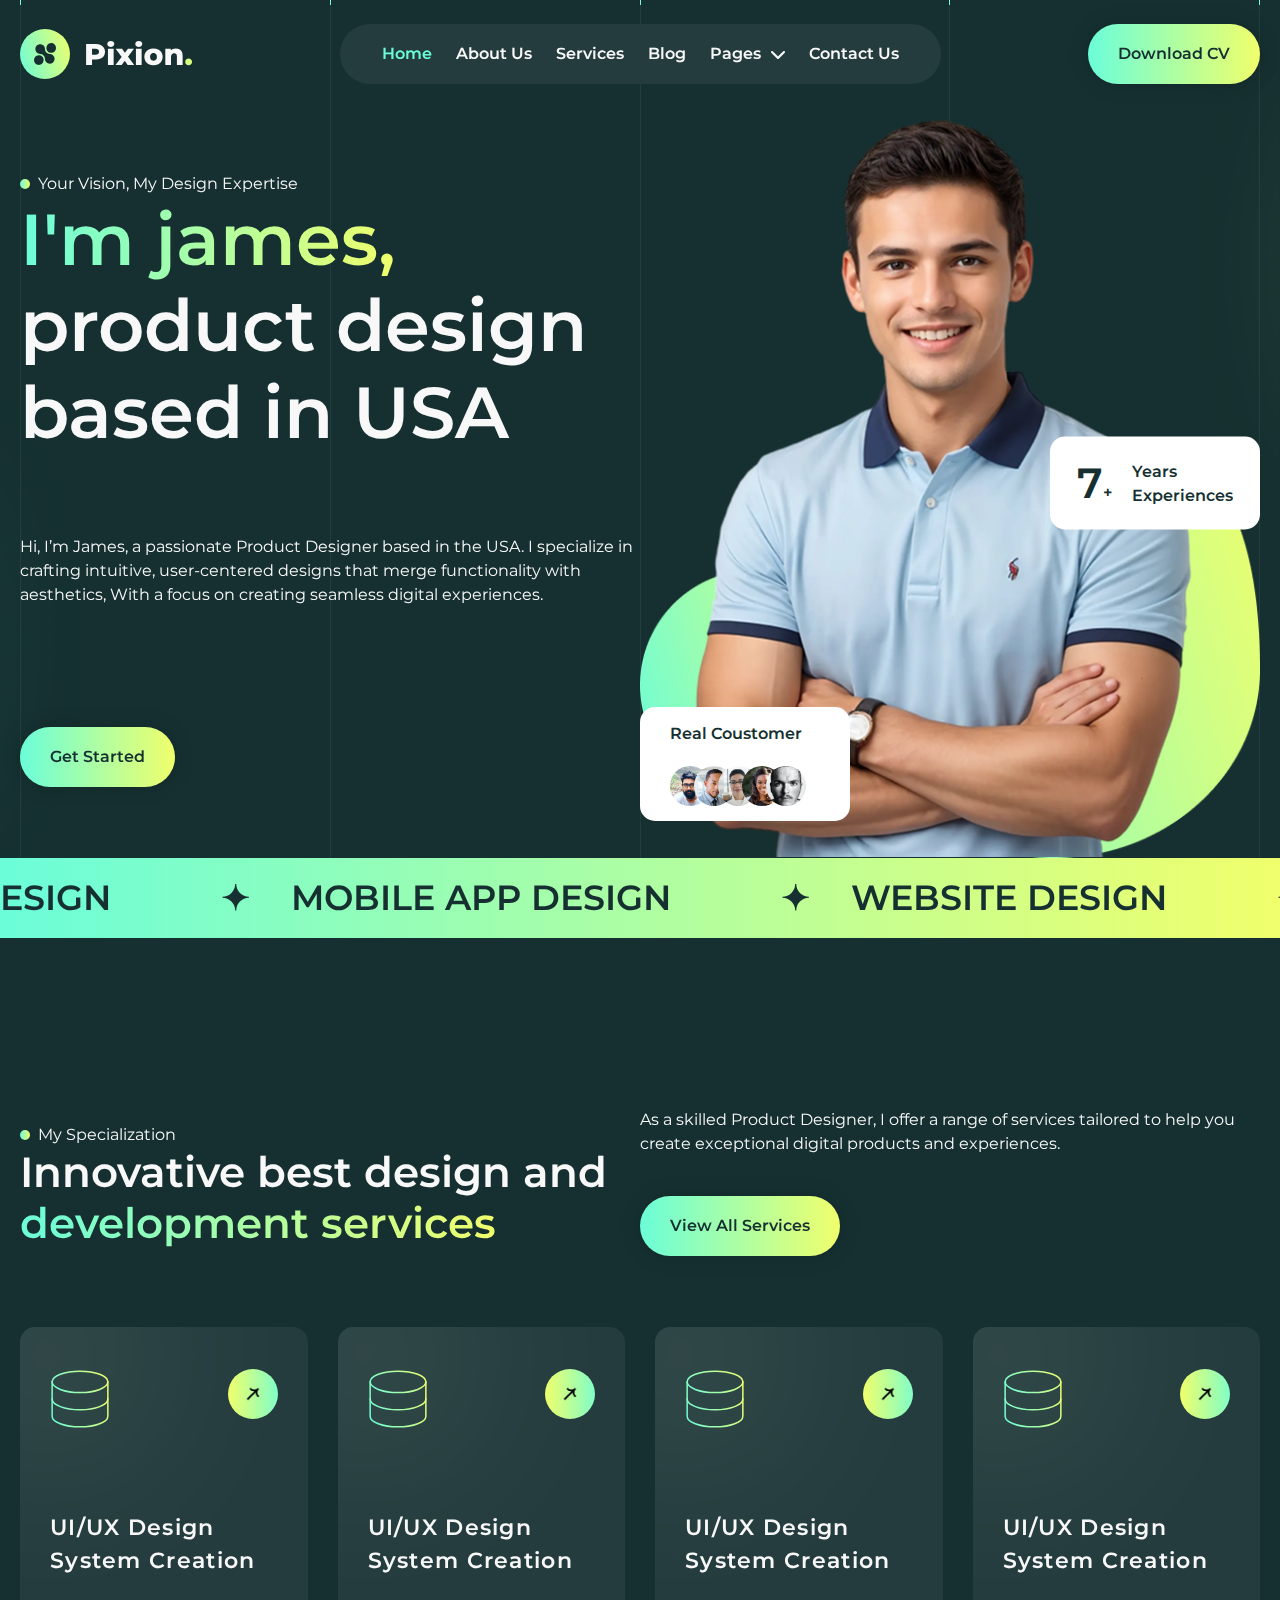
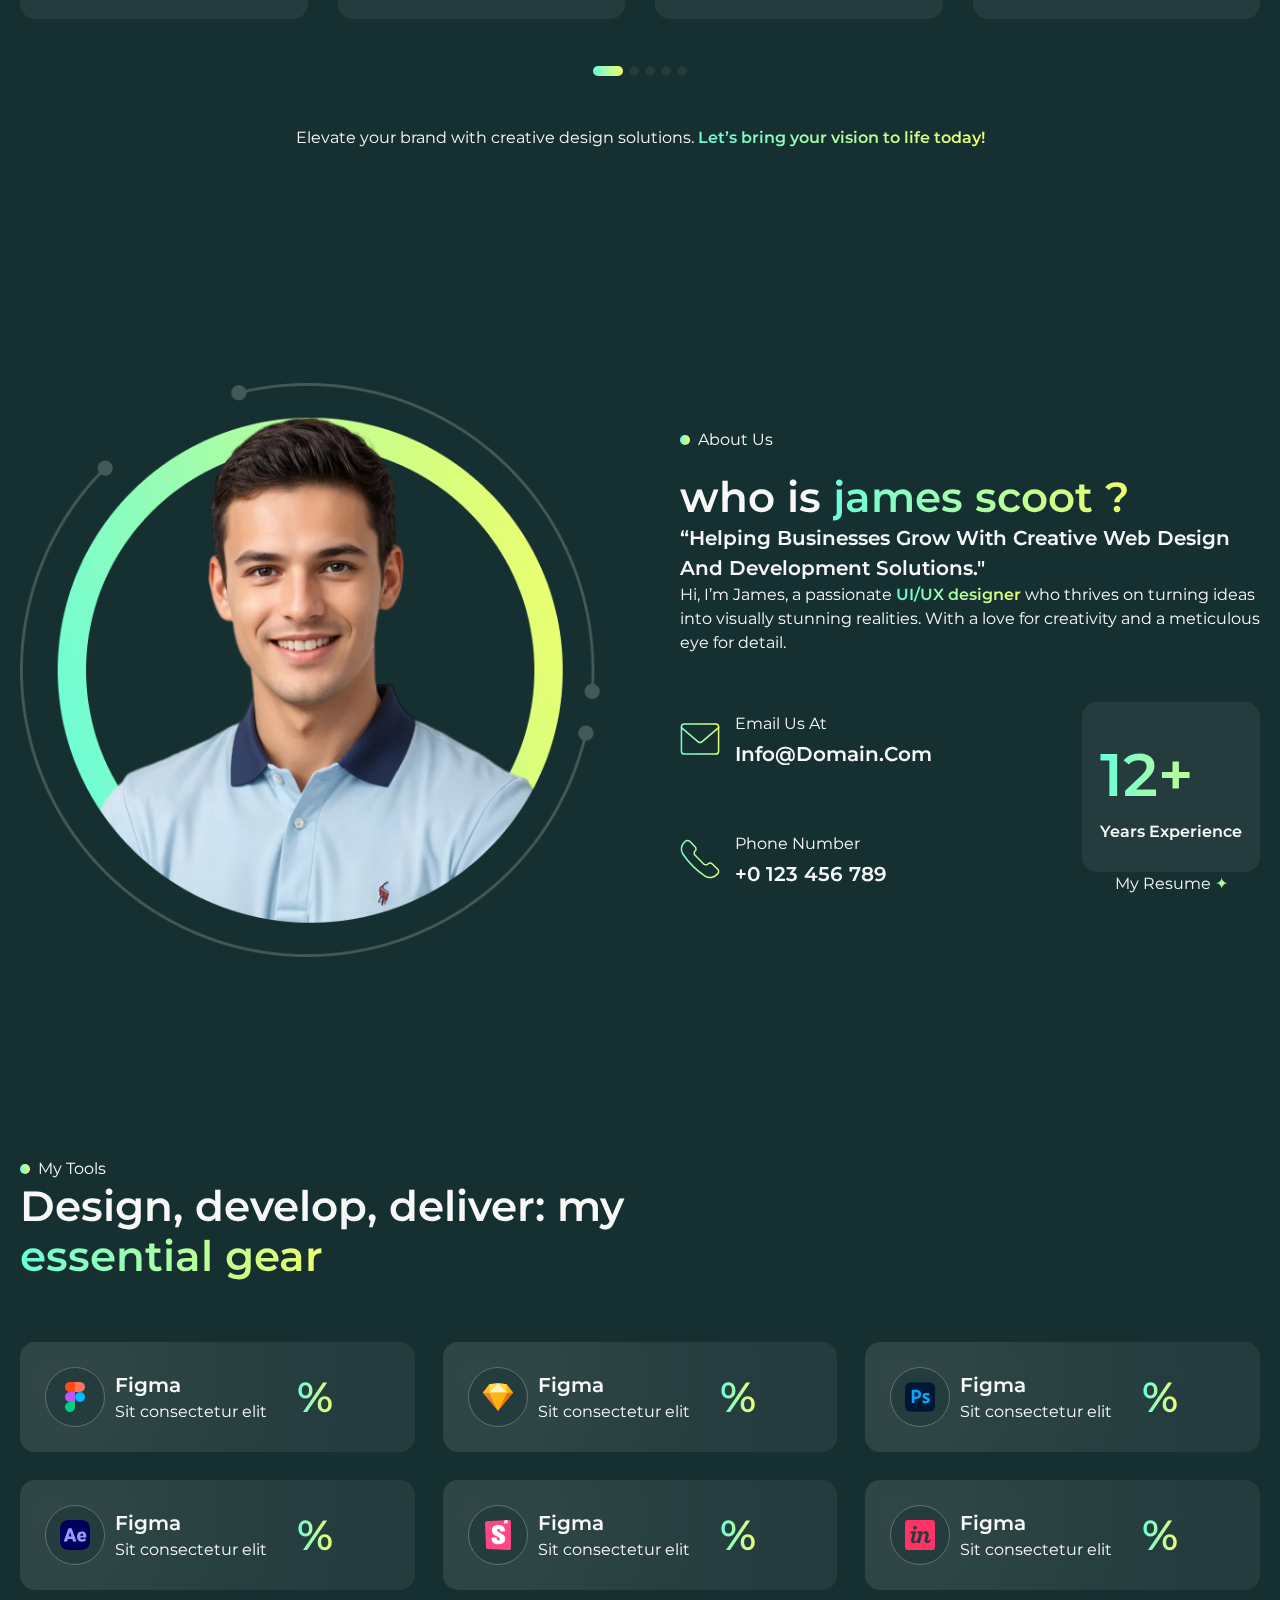
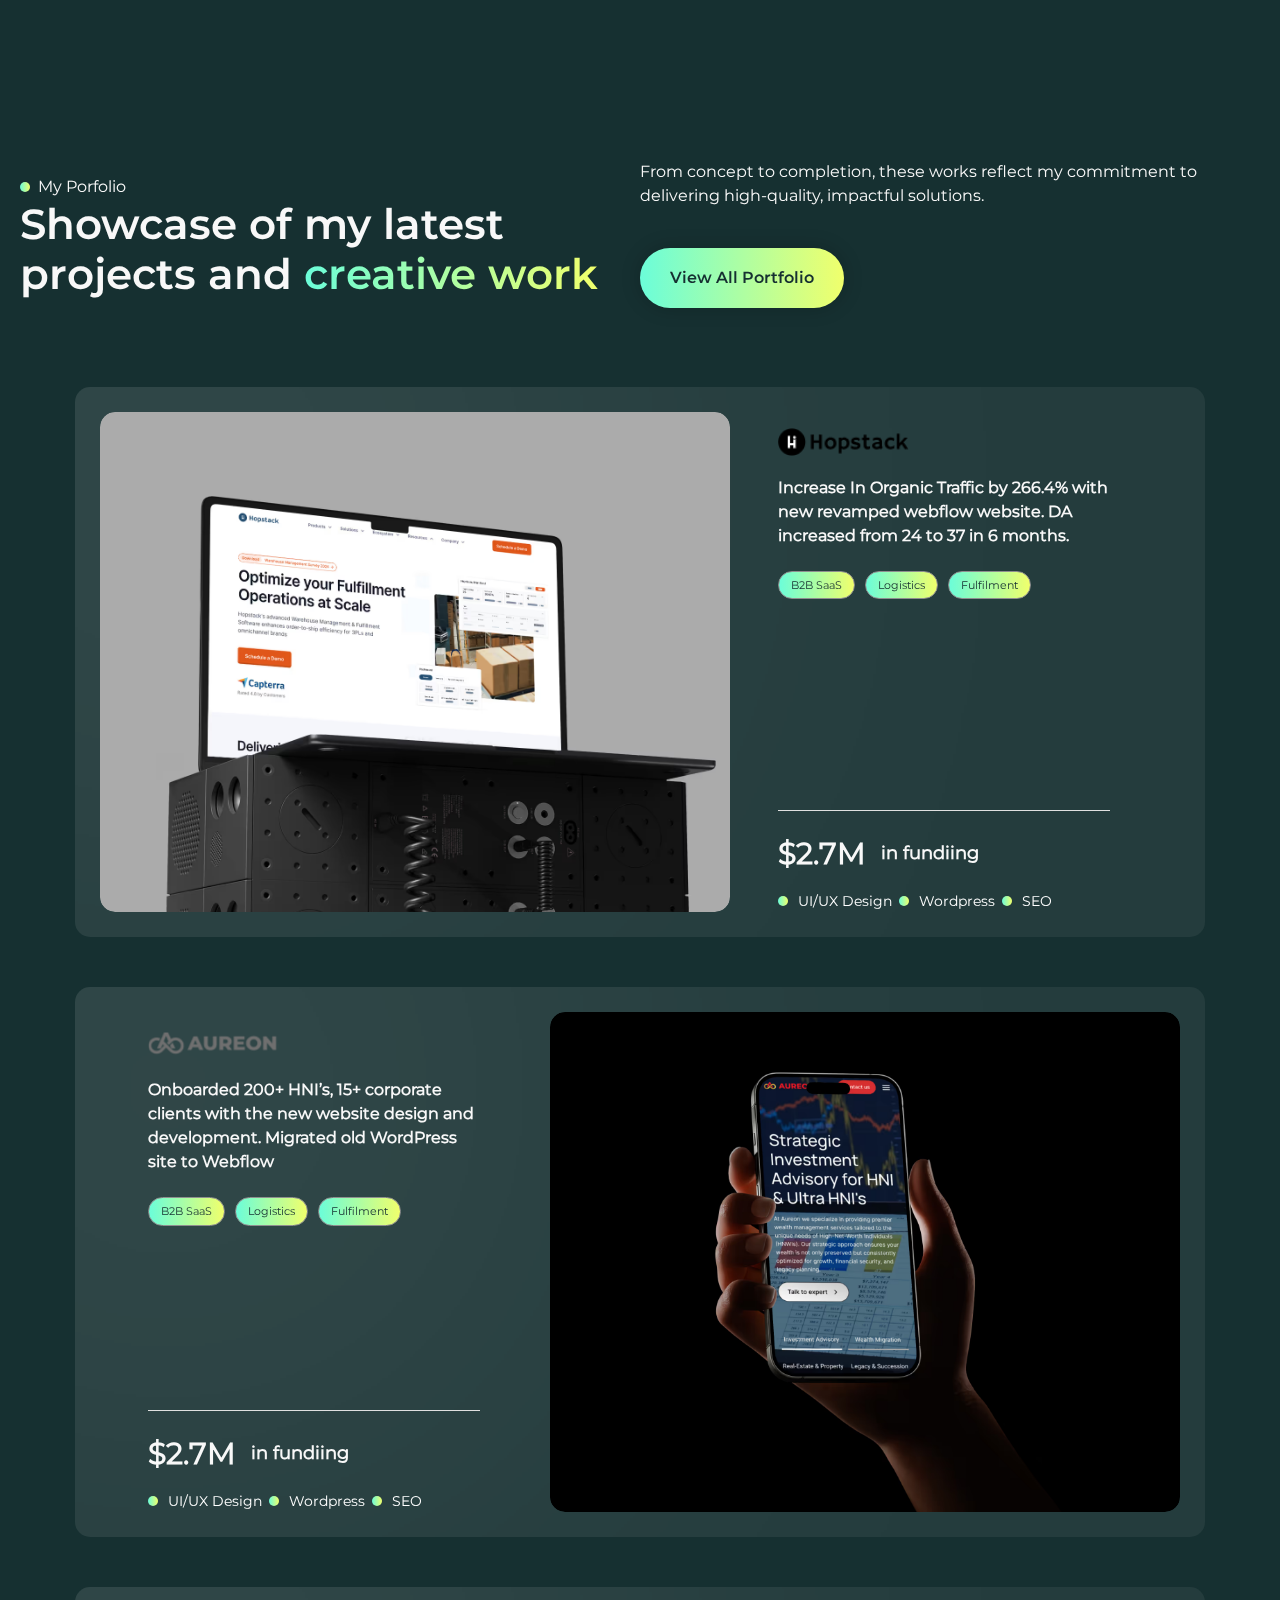
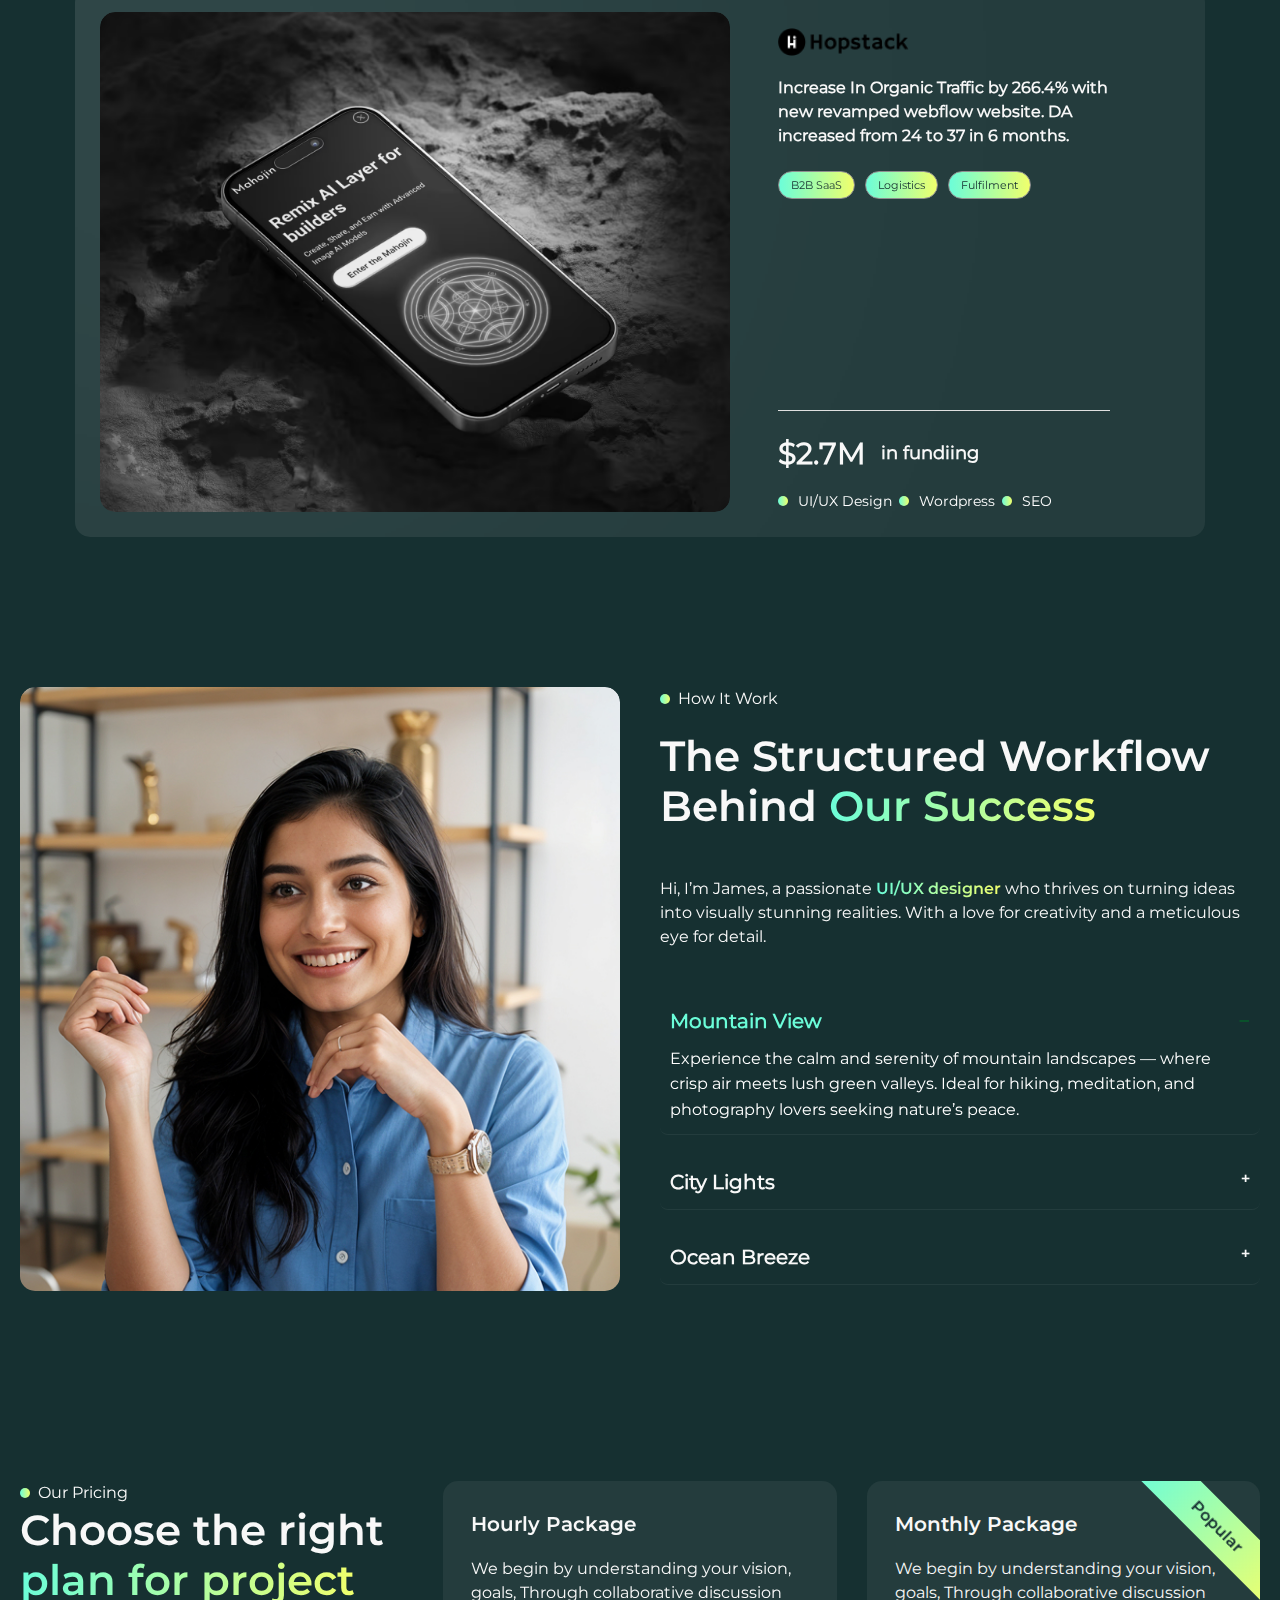
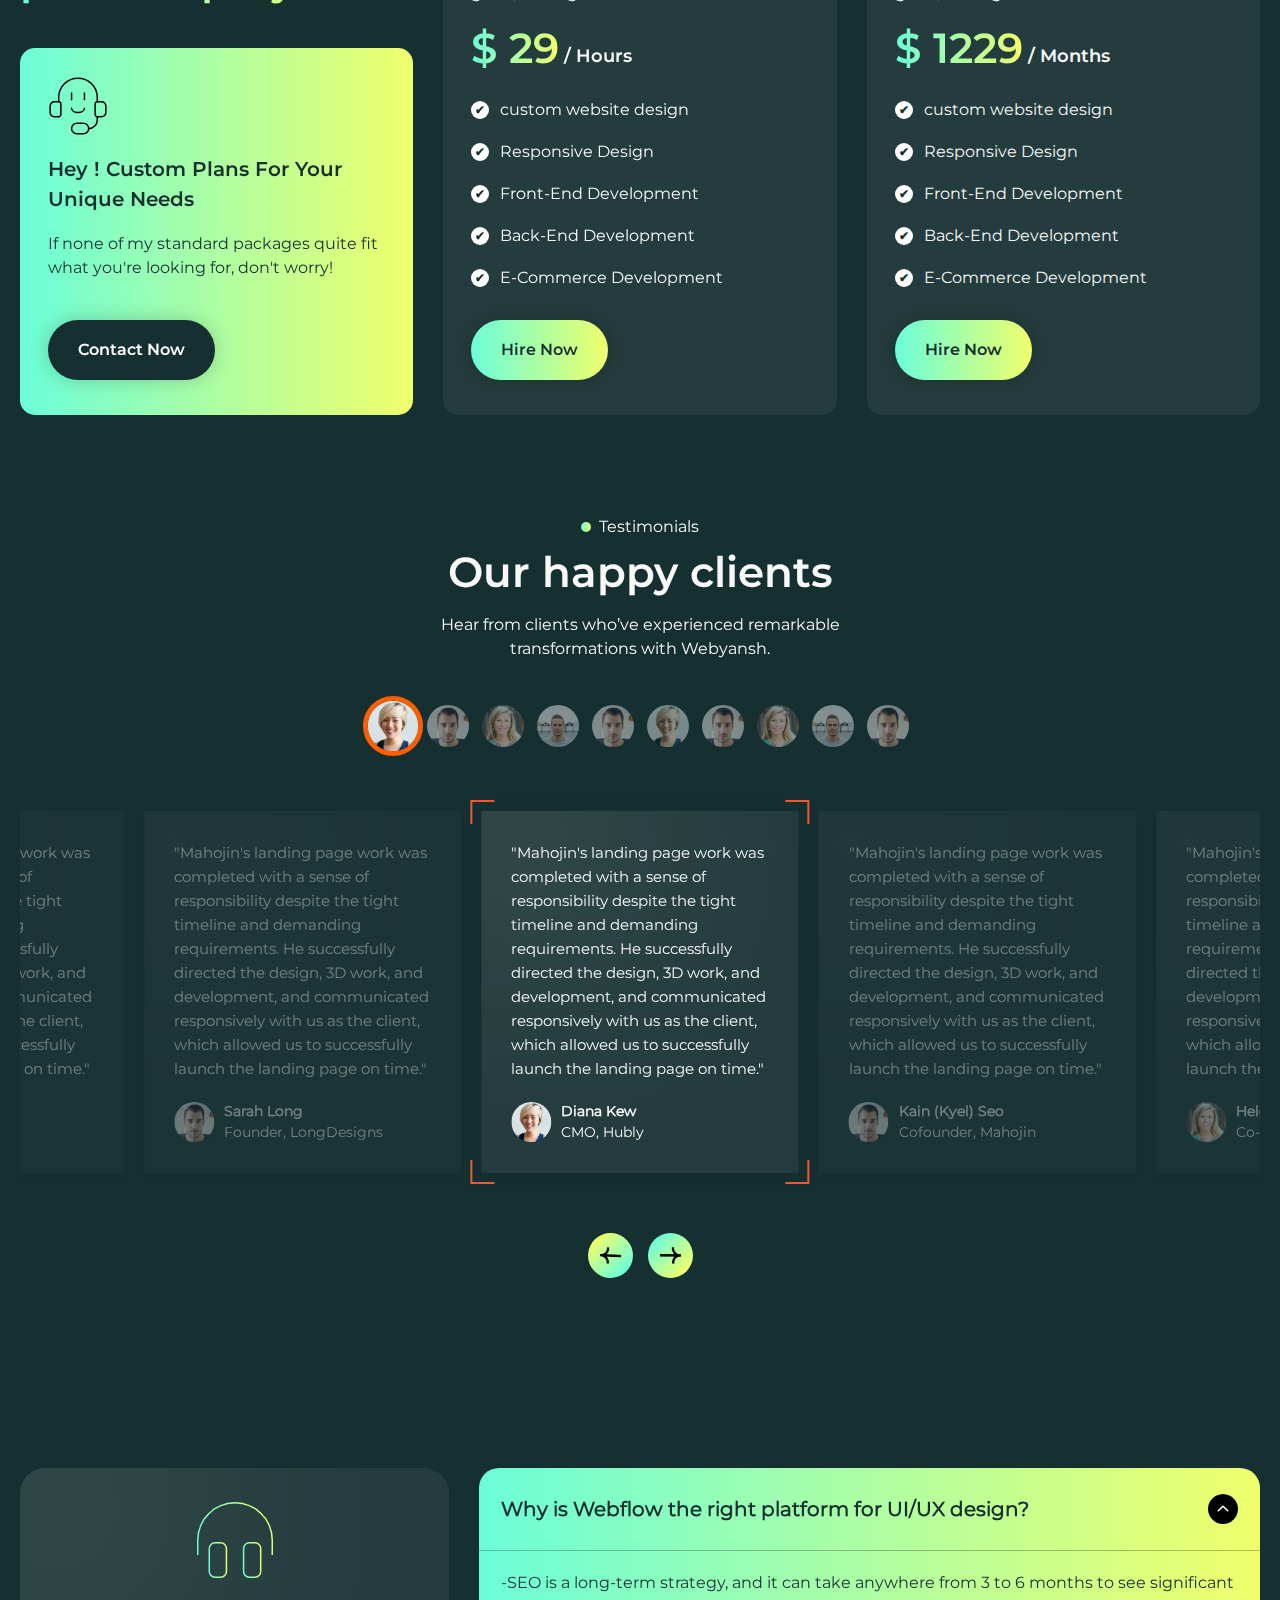
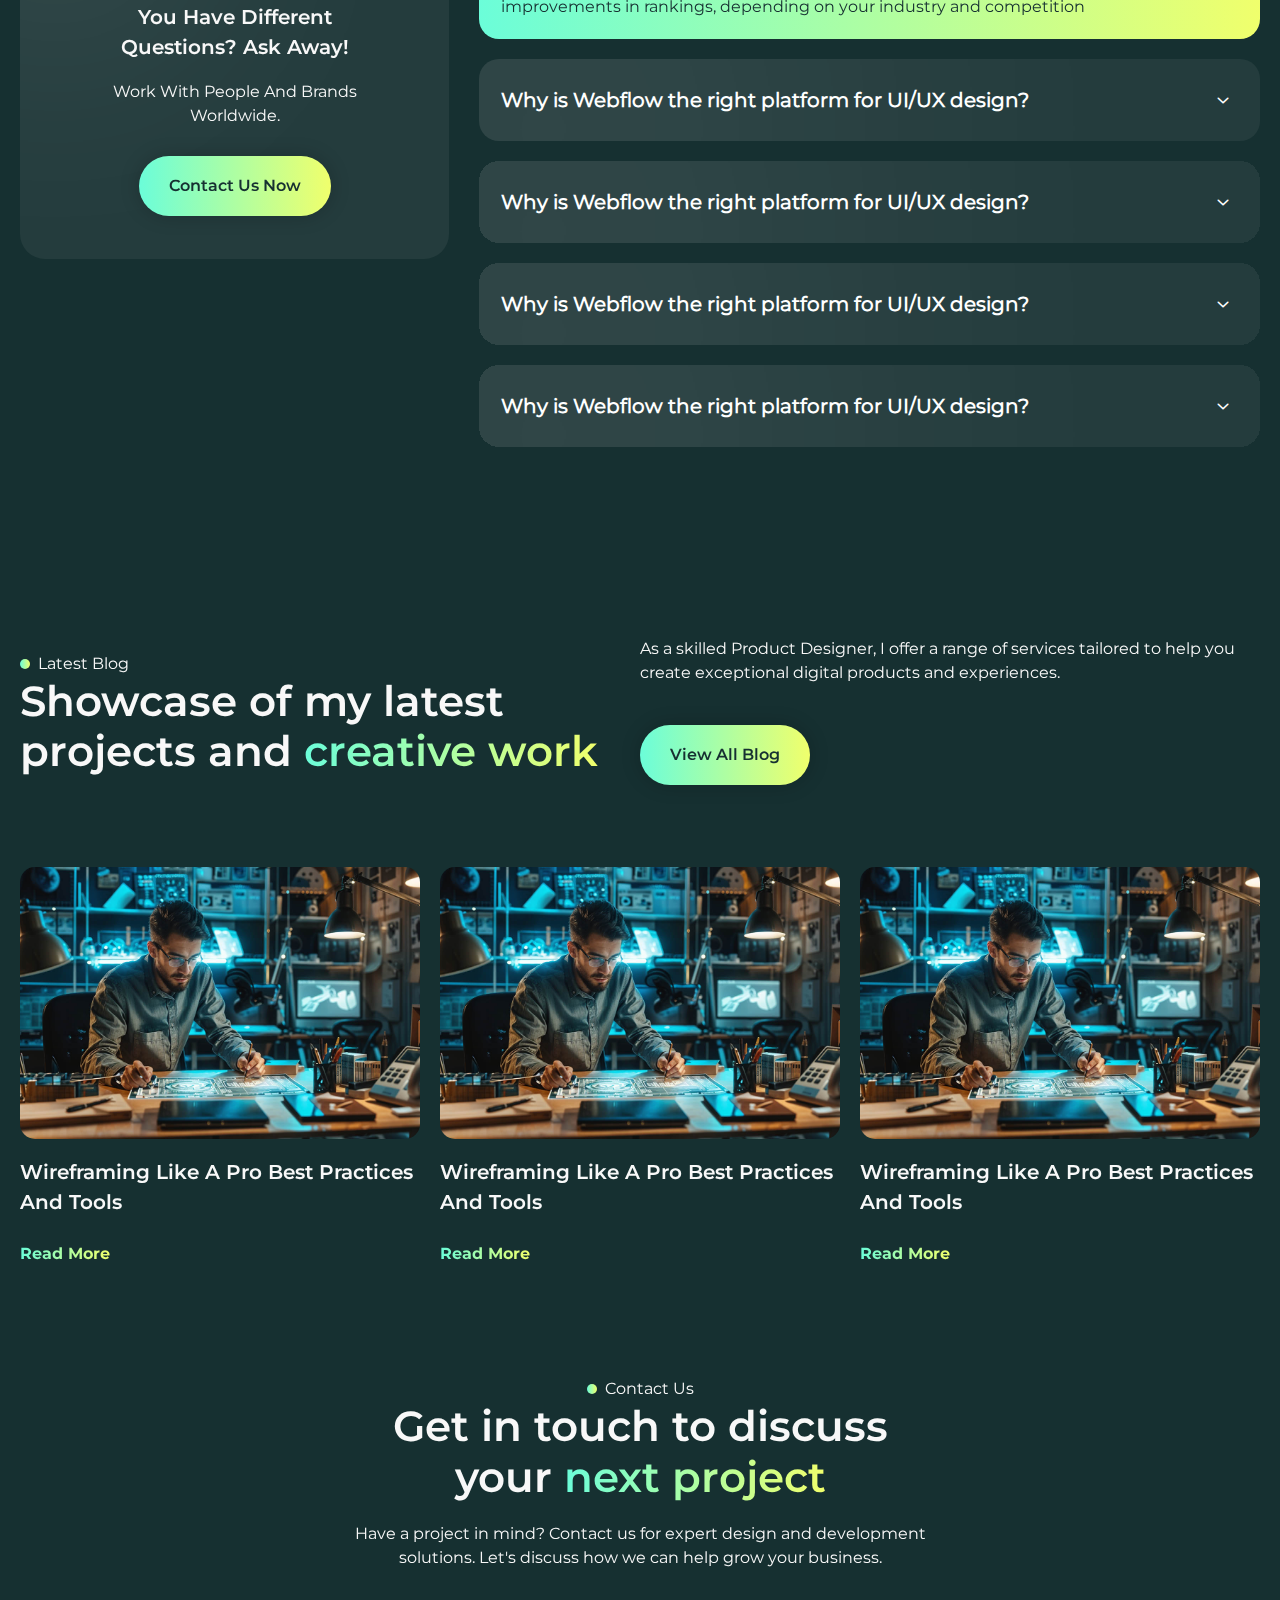
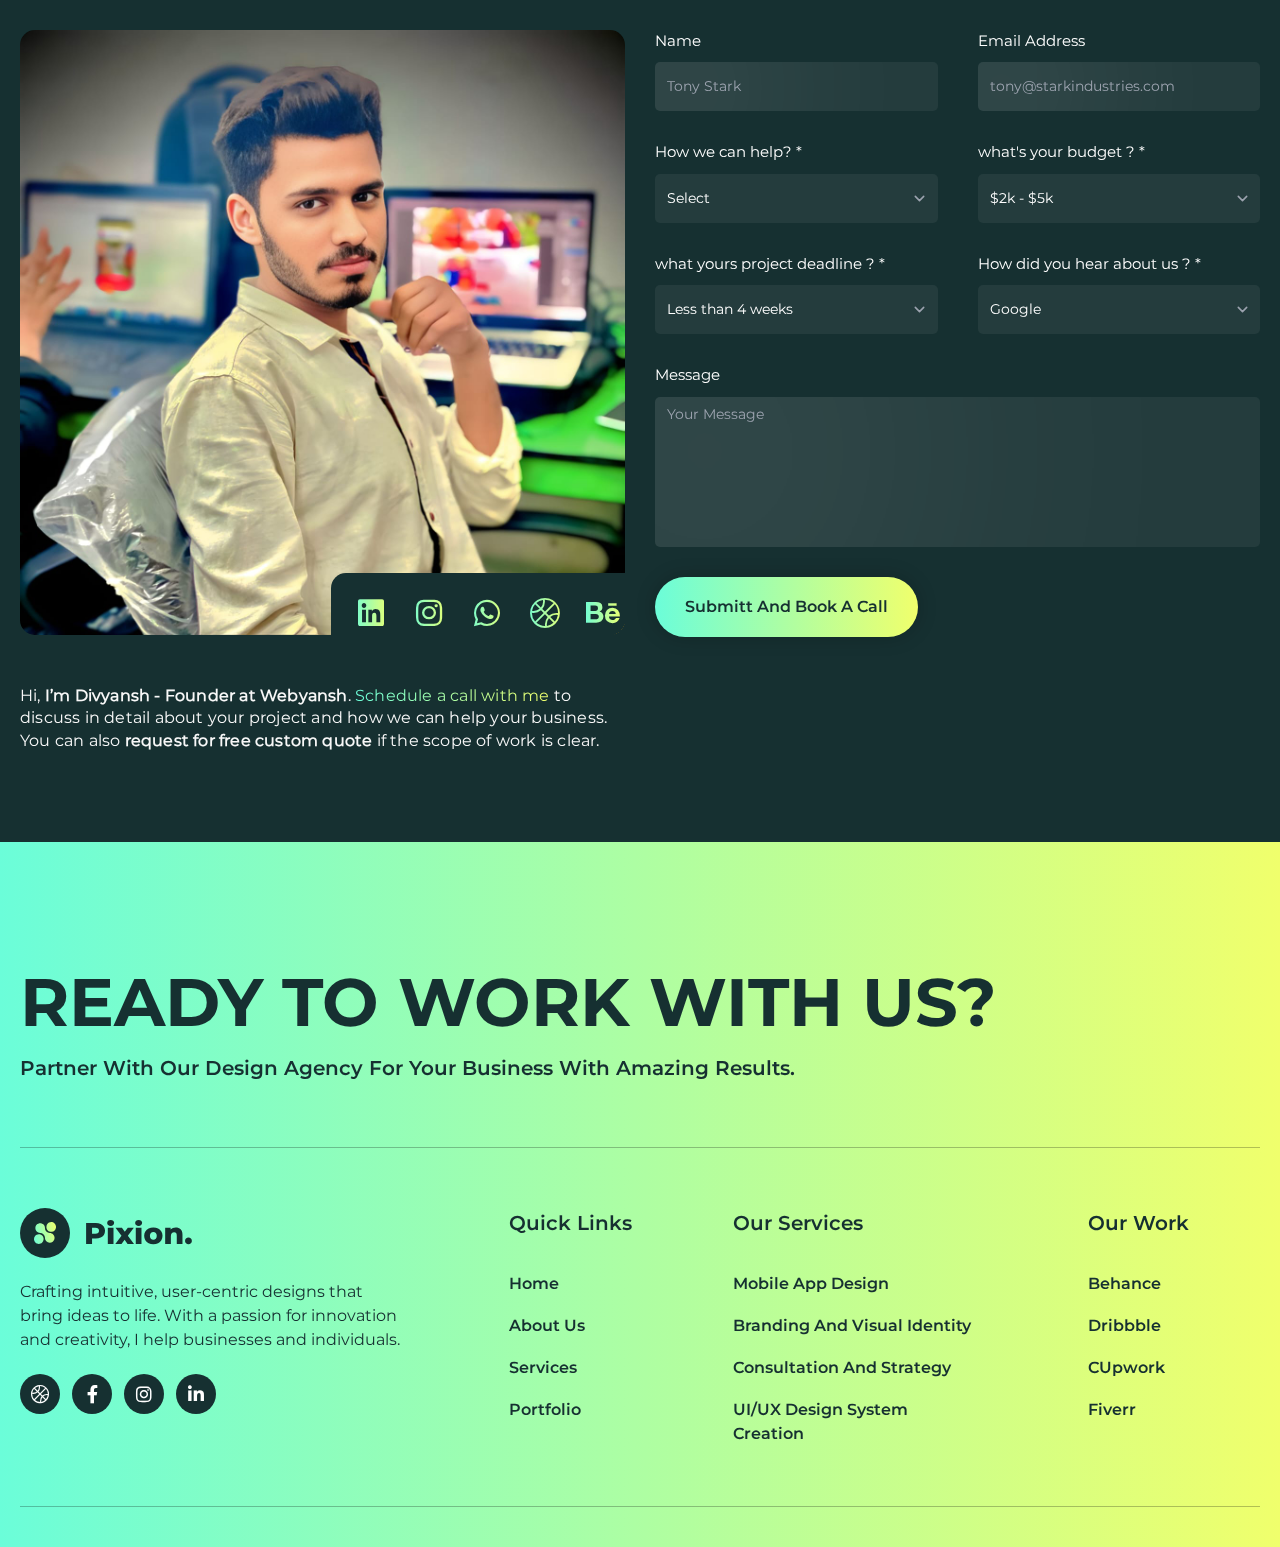
<file: html/index.html>
<!DOCTYPE html>
<html lang="zxx">

<head>
  <meta charset="UTF-8" />
  <meta name="theme-color" content="#0f0f0f" />

  <meta name="viewport" content="width=device-width, initial-scale=1.0" />
  <title>Personal porfolio site</title>

  <link rel="stylesheet" href="../asset/css/main.css" />
  <link rel="shortcut icon" href="../asset/images/favicon.png" type="image/x-icon">
  <script src="../asset/js/tailwind.js"></script>
</head>

<body>
  <!--
  ┌─────────────────────────────────────────────┐
  │          VERTICAL LINE CONTAINER            │
  └─────────────────────────────────────────────┘
  -->
  <div class="container-auto">
    <div class="lines-container">
      <div class="verticle-line"></div>
      <div class="verticle-line"></div>
      <div class="verticle-line"></div>
      <div class="verticle-line"></div>
      <div class="verticle-line"></div>
    </div>
  </div>

  <div class="section-bg-img">
    <img src="../asset/images/section-bg-circle-shape.png" alt="" />
  </div>
  <!--
  ┌─────────────────────────────────────────────┐
  │          SECTION HEADER : START             │
  └─────────────────────────────────────────────┘
  -->

  <header class="header">
    <div class="container-auto">
      <div class="header__container">
        <div class="header__logo">
          <a href="index.html"> <img src="../asset/images/logo.svg" alt="" /></a>
        </div>
        <nav class="header__nav header__nav-hidden">
          <div class="header__close">
            <i class="fa-solid fa-xmark"></i>
          </div>

          <ul class="header__list">
            <li><a href="index.html" class="active">Home</a></li>
            <li><a href="about.html">About Us</a></li>
            <li><a href="services.html">Services</a></li>
            <li><a href="blog.html">Blog</a></li>

            <li class="dropdown">
              <a href="#">Pages </a>
              <ul>
                <li><a href="#">services details</a></li>
                <li><a href="#">blog details </a></li>
                <li><a href="#">porfolio </a></li>
                <li><a href="#">portfolio details </a></li>
                <li><a href="#">our team </a></li>
                <li><a href="#">pricing plan </a></li>
                <li><a href="#">testimonials </a></li>
                <li><a href="#">image gallery </a></li>
                <li><a href="#">video gallery </a></li>
                <li><a href="#"> FAQS </a></li>
                <li><a href="#"> 404 </a></li>

                <li class="sub-dropdown">
                  <a href="#">header layout </a>
                  <ul>
                    <li><a href="#">header layout 1</a></li>
                    <li><a href="#">header layout 2</a></li>
                    <li><a href="#">header layout 3</a></li>
                  </ul>
                </li>

                <li class="sub-dropdown">
                  <a href="#">footer layout </a>
                  <ul>
                    <li><a href="#">footer layout 1</a></li>
                    <li><a href="#">footer layout 2</a></li>
                    <li><a href="#">footer layout 3</a></li>
                  </ul>
                </li>
              </ul>
            </li>

            <li><a href="contact.html">Contact Us</a></li>
          </ul>
        </nav>
        <div class="header__btn">
          <a href="#" class="btn btn--primary">download CV</a>
          <div class="header__menu bg-gradient-hvr">
            <span></span>
            <span></span>
            <span></span>
          </div>
        </div>
      </div>
    </div>
  </header>

  <!--
  ┌─────────────────────────────────────────────┐
  │          SECTION HERO   : START             │
  └─────────────────────────────────────────────┘
  -->

  <section class="section--hero">
    <div class="hero">
      <div class="container-auto">
        <div class="hero__container counter">
          <div class="hero__content">
            <div class="heading--tertiary">
              <h3>Your Vision, My Design Expertise</h3>
            </div>
            <div class="heading--primary mt-18">
              <h1>
                <span class="cl-gradient">I'm james,</span> product design
                based in USA
              </h1>
            </div>
            <div class="hero__text mt-32">
              <p>
                Hi, I’m James, a passionate Product Designer based in the USA.
                I specialize in crafting intuitive, user-centered designs that
                merge functionality with aesthetics, With a focus on creating
                seamless digital experiences.
              </p>
            </div>
            <div class="hero__btns mt-48">
              <a href="#" class="btn btn--primary">get started </a>
            </div>
          </div>
          <div class="hero__imges">
            <div class="hero__img">
              <img src="../asset/images/hero-img.png.png" alt="hero imges" />
            </div>
            <div class="hero__bg-img">
              <img src="../asset/images/hero-img-bg-shape.png" alt="" />
            </div>
            <div class="hero__box hero__count">
              <div>
                <span class="count" data-count="8"></span>+
              </div>
              <p>years experiences</p>
            </div>
            <div class="hero__box hero__users">
              <p>real coustomer</p>
              <div class="hero__users-images">
                <img src="../asset/images/customer-img-1.jpg" alt="" />
                <img src="../asset/images/customer-img-2.jpg" alt="" />
                <img src="../asset/images/customer-img-3.jpg" alt="" />
                <img src="../asset/images/customer-img-4.jpg" alt="" />
                <img src="../asset/images/customer-img-5.jpg" alt="" />
              </div>
            </div>
          </div>
        </div>
      </div>
    </div>
  </section>

  <!--
  ┌─────────────────────────────────────────────┐
  │  SECTION MARQUEE SCROLL   : START           │
  └─────────────────────────────────────────────┘
  -->

  <div class="scrolling-text bg-gradient">
    <div class="rail">
      <h1 class="category ml-30">WIREFRAME DESIGN</h1>
      <h1 class="category">MOBILE APP DESIGN</h1>
      <h1 class="category">WEBSITE DESIGN</h1>
      <h1 class="category">WEBSITE DESIGN</h1>
      <h1 class="category">DASHBOARD DESIGN</h1>

    </div>
  </div>

  <!--
  ┌─────────────────────────────────────────────┐
  │       SECTION  SERVICES   : START           │
  └─────────────────────────────────────────────┘
  -->

  <section class="section--services mt-[17rem] max-[670px]:mt-[8rem]">
    <div class="services">
      <div class="container-auto">
        <div class="services__head-container">
          <div class="services__title">
            <div class="heading--tertiary">
              <h3>my specialization</h3>
            </div>
            <div class="heading--secondary">
              <h2>
                Innovative best design and
                <span class="cl-gradient">development services</span>
              </h2>
            </div>
          </div>
          <div class="services__text">
            <p>
              As a skilled Product Designer, I offer a range of services
              tailored to help you create exceptional digital products and
              experiences.
            </p>
            <a href="#" class="btn btn--primary">view all services</a>
          </div>
        </div>
        <div class="services__slider">
          <div class="swiper-wrapper">
            <div class="swiper-slide">
              <a href="#" class="services__item">
                <div class="services__item-head">
                  <div class="services__icon">
                    <img src="../asset/images/services__icon-1.png" alt="" />
                  </div>
                  <div class="arrow arrow--primary">
                    <img src="../asset/images/arrow.png" alt="" />
                  </div>
                </div>
                <div class="heading--secondary-md mt-[8.2rem]">
                  <h2>UI/UX Design System Creation</h2>
                </div>
              </a>
            </div>
            <div class="swiper-slide">
              <a href="#" class="services__item">
                <div class="services__item-head">
                  <div class="services__icon">
                    <img src="../asset/images/services__icon-1.png" alt="" />
                  </div>
                  <div class="arrow arrow--primary">
                    <img src="../asset/images/arrow.png" alt="" />
                  </div>
                </div>
                <div class="heading--secondary-md mt-[8.2rem]">
                  <h2>UI/UX Design System Creation</h2>
                </div>
              </a>
            </div>
            <div class="swiper-slide">
              <a href="#" class="services__item">
                <div class="services__item-head">
                  <div class="services__icon">
                    <img src="../asset/images/services__icon-1.png" alt="" />
                  </div>
                  <div class="arrow arrow--primary">
                    <img src="../asset/images/arrow.png" alt="" />
                  </div>
                </div>
                <div class="heading--secondary-md mt-[8.2rem]">
                  <h2>UI/UX Design System Creation</h2>
                </div>
              </a>
            </div>
            <div class="swiper-slide">
              <a href="#" class="services__item">
                <div class="services__item-head">
                  <div class="services__icon">
                    <img src="../asset/images/services__icon-1.png" alt="" />
                  </div>
                  <div class="arrow arrow--primary">
                    <img src="../asset/images/arrow.png" alt="" />
                  </div>
                </div>
                <div class="heading--secondary-md mt-[8.2rem]">
                  <h2>UI/UX Design System Creation</h2>
                </div>
              </a>
            </div>
            <div class="swiper-slide">
              <a href="#" class="services__item">
                <div class="services__item-head">
                  <div class="services__icon">
                    <img src="../asset/images/services__icon-1.png" alt="" />
                  </div>
                  <div class="arrow arrow--primary">
                    <img src="../asset/images/arrow.png" alt="" />
                  </div>
                </div>
                <div class="heading--secondary-md mt-[8.2rem]">
                  <h2>UI/UX Design System Creation</h2>
                </div>
              </a>
            </div>
          </div>

          <!-- Navigation -->
        </div>
        <div class="services__pagination">
          <div class="swiper-pagination"></div>
        </div>
        <div class="text text-center mt-[3.5rem]">
          <p>
            Elevate your brand with creative design solutions.
            <span class="cl-gradient underline f-sb"><a href="#">Let’s bring your vision to life today!</a></span>
          </p>
        </div>
      </div>
    </div>
  </section>

  <!--
  ┌─────────────────────────────────────────────┐
  │       SECTION  ABOUT US   : START           │
  └─────────────────────────────────────────────┘
  -->

  <section class="section--about mt-[23rem] max-[670px]:mt-[15rem]">
    <div class="about">
      <div class="container-auto">
        <div class="about__container">
          <div class="about__col-left">
            <div class="about__img">
              <img src="../asset/images/about-img-bg-ring.png" alt="" class="spiner" />
              <img src="../asset/images/about-us-img.png" alt="about us img " class="person" />
            </div>
          </div>
          <div class="about__col-right">
            <div class="heading--tertiary">
              <h3>about us</h3>
            </div>
            <div class="heading--secondary mt-8">
              <h2>who is <span class="cl-gradient">james scoot ?</span></h2>
            </div>
            <div class="heading--secondary-sm mt-18">
              <h2>
                “Helping businesses grow with creative web design and
                development solutions."
              </h2>
            </div>
            <div class="text mt-18">
              <p>
                Hi, I’m James, a passionate
                <span class="cl-gradient underline f-sb"><a href="#">UI/UX designer</a></span>
                who thrives on turning ideas into visually stunning realities.
                With a love for creativity and a meticulous eye for detail.
              </p>
            </div>
            <div class="about__infos">
              <div class="about__info-row-left">
                <div class="about__contact">
                  <div class="about__infos-icon">
                    <img src="../asset/images/email.png" alt="email icon" />
                  </div>
                  <div class="text">
                    <p>email us at</p>
                  </div>
                  <div class="heading--secondary-sm f-sb">
                    <h2><a href="#">info@domain.com</a></h2>
                  </div>
                </div>
                <div class="about__contact">
                  <div class="about__infos-icon">
                    <img src="../asset/images/phone.png" alt="email icon" />
                  </div>
                  <div class="text">
                    <p>phone number</p>
                  </div>
                  <div class="heading--secondary-sm f-sb">
                    <h2><a href="#">+0 123 456 789</a></h2>
                  </div>
                </div>
              </div>

              <div class="about__info-row-right">
                <div class="about__year f-sb">
                  <h2 class="cl-gradient">12+</h2>
                  <p>years experience</p>
                </div>
                <div class="text mt-15 text-cp text-center">
                  <p>my resume <span class="cl-gradient">✦</span></p>
                </div>
              </div>
            </div>
          </div>
        </div>
      </div>
    </div>
  </section>

  <!--
  ┌─────────────────────────────────────────────┐
  │       SECTION  SKILLS     : START           │
  └─────────────────────────────────────────────┘
  -->

  <section class="section--skills mt-[19rem] max-[670px]:mt-[10rem]">
    <div class="skils">
      <div class="container-auto">
        <div class="skils__title">
          <div class="heading--tertiary">
            <h3>my tools</h3>
          </div>
          <div class="heading--secondary">
            <h2>
              Design, develop, deliver: my
              <span class="cl-gradient">essential gear</span>
            </h2>
          </div>
        </div>
        <div class="skils__container counter">
          <div class="skils__item">
            <div class="skils__icon">
              <img src="../asset/images/skils-1.png" alt="" />
            </div>
            <div class="skils__name">
              <div class="heading--secondary-sm text-cp">
                <h2>figma</h2>
              </div>
              <div class="text">
                <p>Sit consectetur elit</p>
              </div>
            </div>
            <div class="skils__percent ml-8">
              <div class="heading--secondary cl-gradient">
                <h2 class="count" data-count="97"></h2>
                %
              </div>
            </div>
          </div>
          <div class="skils__item">
            <div class="skils__icon">
              <img src="../asset/images/skils-2.png" alt="" />
            </div>
            <div class="skils__name">
              <div class="heading--secondary-sm text-cp">
                <h2>figma</h2>
              </div>
              <div class="text">
                <p>Sit consectetur elit</p>
              </div>
            </div>
            <div class="skils__percent ml-8">
              <div class="heading--secondary cl-gradient">
                <h2 class="count" data-count="97"></h2>
                %
              </div>
            </div>
          </div>
          <div class="skils__item">
            <div class="skils__icon">
              <img src="../asset/images/skils-3.png" alt="" />
            </div>
            <div class="skils__name">
              <div class="heading--secondary-sm text-cp">
                <h2>figma</h2>
              </div>
              <div class="text">
                <p>Sit consectetur elit</p>
              </div>
            </div>
            <div class="skils__percent ml-8">
              <div class="heading--secondary cl-gradient">
                <h2 class="count" data-count="97"></h2>
                %
              </div>
            </div>
          </div>
          <div class="skils__item">
            <div class="skils__icon">
              <img src="../asset/images/skils-4.png" alt="" />
            </div>
            <div class="skils__name">
              <div class="heading--secondary-sm text-cp">
                <h2>figma</h2>
              </div>
              <div class="text">
                <p>Sit consectetur elit</p>
              </div>
            </div>
            <div class="skils__percent ml-8">
              <div class="heading--secondary cl-gradient">
                <h2 class="count" data-count="97"></h2>
                %
              </div>
            </div>
          </div>
          <div class="skils__item">
            <div class="skils__icon">
              <img src="../asset/images/skils-5.png" alt="" />
            </div>
            <div class="skils__name">
              <div class="heading--secondary-sm text-cp">
                <h2>figma</h2>
              </div>
              <div class="text">
                <p>Sit consectetur elit</p>
              </div>
            </div>
            <div class="skils__percent ml-8">
              <div class="heading--secondary cl-gradient">
                <h2 class="count" data-count="97"></h2>
                %
              </div>
            </div>
          </div>
          <div class="skils__item">
            <div class="skils__icon">
              <img src="../asset/images/skils-6.png" alt="" />
            </div>
            <div class="skils__name">
              <div class="heading--secondary-sm text-cp">
                <h2>figma</h2>
              </div>
              <div class="text">
                <p>Sit consectetur elit</p>
              </div>
            </div>
            <div class="skils__percent ml-8">
              <div class="heading--secondary cl-gradient">
                <h2 class="count" data-count="97"></h2>
                %
              </div>
            </div>
          </div>
        </div>
      </div>
    </div>
  </section>

  <!--
  ┌─────────────────────────────────────────────┐
  │       SECTION  showcase   : START           │
  └─────────────────────────────────────────────┘
  -->

  <section class="section--showcase mt-[17rem] max-[670px]:mt-[10rem]">
    <div class="showcase">
      <div class="container-auto">
        <div class="services__head-container">
          <div class="services__title">
            <div class="heading--tertiary">
              <h3>my porfolio</h3>
            </div>
            <div class="heading--secondary">
              <h2>
                Showcase of my latest projects and
                <span class="cl-gradient">creative work</span>
              </h2>
            </div>
          </div>
          <div class="services__text">
            <p>
              From concept to completion, these works reflect my commitment to
              delivering high-quality, impactful solutions.
            </p>
            <a href="#" class="btn btn--primary">view all portfolio</a>
          </div>
        </div>
        <div class="story__container">
          <a href="#" data-tooltip="view case" class="story__item">
            <div class="story__img img-box">
              <img src="../asset/images/hero_slie-1.avif" alt="stiry case study 1 " class="img-default" />
              <img src="../asset/images/hero_slie-6.avif" class="img-hover" alt="" />
            </div>
            <div class="story__text">
              <div class="story__content">
                <div class="story__logo">
                  <img src="../asset/images//story_logo-1.png" alt="" />
                </div>
                <div class="heading--tertiary-main">
                  <h3>
                    Increase In Organic Traffic by 266.4% with new revamped
                    webflow website. DA increased from 24 to 37 in 6 months.
                  </h3>
                </div>
                <div class="story__kewrd">
                  <ul>
                    <li>B2B SaaS</li>
                    <li>Logistics</li>
                    <li>fulfilment</li>
                  </ul>
                </div>
              </div>
              <div class="story__footer">
                <div class="story__footer-heading">
                  <h2>$2.7M</h2>
                  <span>in fundiing</span>
                </div>
                <ul>
                  <li>UI/UX design</li>
                  <li>wordpress</li>
                  <li>SEO</li>
                </ul>
              </div>
            </div>
          </a>

          <a href="#" data-tooltip="view case" class="story__item">
            <div class="story__img img-box">
              <img src="../asset/images/hero_slie-2.avif" alt="stiry case study 1 " class="img-default" />
              <img src="../asset/images/hero_slie-3.avif" class="img-hover" alt="" />
            </div>
            <div class="story__text">
              <div class="story__content">
                <div class="story__logo">
                  <img src="../asset/images//story_logo-2.svg" alt="" />
                </div>
                <div class="heading--tertiary-main">
                  <h3>
                    Onboarded 200+ HNI’s, 15+ corporate clients with the new
                    website design and development. Migrated old WordPress
                    site to Webflow
                  </h3>
                </div>
                <div class="story__kewrd">
                  <ul>
                    <li>B2B SaaS</li>
                    <li>Logistics</li>
                    <li>fulfilment</li>
                  </ul>
                </div>
              </div>
              <div class="story__footer">
                <div class="story__footer-heading">
                  <h2>$2.7M</h2>
                  <span>in fundiing</span>
                </div>
                <ul>
                  <li>UI/UX design</li>
                  <li>wordpress</li>
                  <li>SEO</li>
                </ul>
              </div>
            </div>
          </a>
          <a href="#" data-tooltip="view case" class="story__item">
            <div class="story__img img-box">
              <img src="../asset/images/hero_slie-4.avif" alt="stiry case study 1 " class="img-default" />
              <img src="../asset/images/hero_slie-5.avif" class="img-hover" alt="" />
            </div>
            <div class="story__text">
              <div class="story__content">
                <div class="story__logo">
                  <img src="../asset/images//story_logo-1.png" alt="" />
                </div>
                <div class="heading--tertiary-main">
                  <h3>
                    Increase In Organic Traffic by 266.4% with new revamped
                    webflow website. DA increased from 24 to 37 in 6 months.
                  </h3>
                </div>
                <div class="story__kewrd">
                  <ul>
                    <li>B2B SaaS</li>
                    <li>Logistics</li>
                    <li>fulfilment</li>
                  </ul>
                </div>
              </div>
              <div class="story__footer">
                <div class="story__footer-heading">
                  <h2>$2.7M</h2>
                  <span>in fundiing</span>
                </div>
                <ul>
                  <li>UI/UX design</li>
                  <li>wordpress</li>
                  <li>SEO</li>
                </ul>
              </div>
            </div>
          </a>
        </div>
      </div>
    </div>
  </section>

  <!--
  ┌─────────────────────────────────────────────┐
  │       SECTION  HOW ITS WORD    : START      │
  └─────────────────────────────────────────────┘
  -->

  <section class="section--work mt-[15rem] max-[670px]:mt-[10rem]">
    <div class="container-auto">
      <div class="work__accordion-container">
        <div class="work__accordion__left shine-glass-effect">
          <img src="../asset/images/how-it-work-image.jpg" alt="Accordion Image" class="work__accordion__image active"
            id="work__accordion-img" />
        </div>

        <div class="work__accordion__right">
          <div class="heading--tertiary">
            <h3>how it work</h3>
          </div>
          <div class="heading--secondary text-cp">
            <h2>
              the structured workflow behind
              <span class="cl-gradient">our success</span>
            </h2>
          </div>
          <div class="text mt-10">
            <p>
              Hi, I’m James, a passionate
              <span class="cl-gradient underline f-sb"><a href="#">UI/UX designer</a></span>
              who thrives on turning ideas into visually stunning realities.
              With a love for creativity and a meticulous eye for detail.
            </p>
          </div>
          <!-- Item 1 -->
          <div class="work__accordion__item active mt-10" data-img="../asset/images/how-it-work-image.jpg">
            <div class="work__accordion__header">Mountain View</div>
            <div class="work__accordion__content">
              <p>
                Experience the calm and serenity of mountain landscapes —
                where crisp air meets lush green valleys. Ideal for hiking,
                meditation, and photography lovers seeking nature’s peace.
              </p>
            </div>
          </div>

          <!-- Item 2 -->
          <div class="work__accordion__item"
            data-img="https://images.pexels.com/photos/31110329/pexels-photo-31110329/free-photo-of-elegant-female-model-in-london-street-fashion.jpeg?auto=compress&cs=tinysrgb&w=600&loading=lazy">
            <div class="work__accordion__header">City Lights</div>
            <div class="work__accordion__content">
              <p>
                Discover the beauty of modern skylines under the night sky.
                The glow of thousands of lights reflects endless dreams and
                urban rhythm. Perfect for nightlife and street explorers.
              </p>
            </div>
          </div>

          <!-- Item 3 -->
          <div class="work__accordion__item" data-img="../asset/images/how-it-work-image.jpg">
            <div class="work__accordion__header">Ocean Breeze</div>
            <div class="work__accordion__content">
              <p>
                Feel the freshness of ocean air and listen to waves that calm
                the soul. Ideal for relaxation, beach walks, and enjoying
                sunsets over the horizon.
              </p>
            </div>
          </div>
        </div>
      </div>
    </div>
  </section>

  <!--
  ┌─────────────────────────────────────────────┐
  │       SECTION  PRICING         : START      │
  └─────────────────────────────────────────────┘
  -->

  <section class="section--pricing mt-[19rem] max-[670px]:mt-[10rem]">
    <div class="pricing">
      <div class="container-auto">
        <div class="pricing__container">
          <div class="pricing__item">
            <div class="pricing__headings">
              <div class="heading--tertiary">
                <h3>our pricing</h3>
              </div>
              <div class="heading--secondary">
                <h2>
                  Choose the right
                  <span class="cl-gradient">plan for project</span>
                </h2>
              </div>
            </div>
            <div class="pricing__card bg-gradient cl-primary">
              <div class="pricing__icon">
                <img src="../asset/images/call-icon.png" alt="call icon" />
              </div>
              <div class="heading--secondary-sm f-sb">
                <h2>Hey ! Custom Plans For Your Unique Needs</h2>
              </div>
              <div class="text">
                <p>
                  If none of my standard packages quite fit what you're
                  looking for, don't worry!
                </p>
              </div>
              <div class="pricing__btn mt-[4rem]">
                <a href="#" class="btn btn--secondary">contact now</a>
              </div>
            </div>
          </div>
          <div class="pricing__item">
            <div class="pricing__card bg-primary-light">
              <div class="heading--secondary-sm">
                <h2>Hourly Package</h2>
              </div>
              <div class="text">
                <p>
                  We begin by understanding your vision, goals, Through
                  collaborative discussion
                </p>
              </div>
              <div class="pricing-price">
                <div class="heading--secondary cl-gradient">
                  <h2>$ 29</h2>
                </div>
                <span class="heading--sm">/ hours</span>
              </div>
              <div class="pricing__list">
                <ul>
                  <li>custom website design</li>
                  <li>Responsive Design</li>
                  <li>Front-End Development</li>
                  <li>Back-End Development</li>
                  <li>E-Commerce Development</li>
                </ul>
              </div>
              <div class="pricing__btn mt-[3rem]">
                <a href="#" class="btn btn--primary">hire now </a>
              </div>
            </div>
          </div>
          <div class="pricing__item pricing__popular">
            <div class="pricing__card bg-primary-light">
              <div class="heading--secondary-sm">
                <h2>monthly Package</h2>
              </div>
              <div class="text">
                <p>
                  We begin by understanding your vision, goals, Through
                  collaborative discussion
                </p>
              </div>
              <div class="pricing-price">
                <div class="heading--secondary cl-gradient">
                  <h2>$ 1229</h2>
                </div>
                <span class="heading--sm">/ months</span>
              </div>
              <div class="pricing__list">
                <ul>
                  <li>custom website design</li>
                  <li>Responsive Design</li>
                  <li>Front-End Development</li>
                  <li>Back-End Development</li>
                  <li>E-Commerce Development</li>
                </ul>
              </div>
              <div class="pricing__btn mt-[3rem]">
                <a href="#" class="btn btn--primary">hire now </a>
              </div>
            </div>
          </div>
        </div>
      </div>
    </div>
  </section>

  <!--
  ┌─────────────────────────────────────────────┐
  │       SECTION  CLIENTS         : START      │
  └─────────────────────────────────────────────┘
  -->

  <section class="section--clients">
    <div class="clients">
      <div class="container-auto">
        <div class="clients__headings">
          <div class="heading--tertiary justify-center">
            <h3>testimonials</h3>
          </div>
          <div class="heading--secondary mt-2">
            <h2>Our happy clients</h2>
          </div>
          <div class="text__lg">
            <p>
              Hear from clients who’ve experienced remarkable transformations
              with Webyansh.
            </p>
          </div>
        </div>
        <div class="clients__slider">
          <div class="custom-pagination"></div>

          <div id="testimonial-slider" class="splide">
            <div class="splide__track">
              <ul class="splide__list">
                <li class="splide__slide">
                  <p class="testimonial-text">
                    "Mahojin's landing page work was completed with a sense of
                    responsibility despite the tight timeline and demanding
                    requirements. He successfully directed the design, 3D
                    work, and development, and communicated responsively with
                    us as the client, which allowed us to successfully launch
                    the landing page on time."
                  </p>
                  <div class="testimonial-author">
                    <img src="../asset/images/44.jpg" alt="Diana" />
                    <div class="info">
                      <strong>Diana Kew</strong>
                      CMO, Hubly
                    </div>
                  </div>
                </li>

                <li class="splide__slide">
                  <p class="testimonial-text">
                    "Mahojin's landing page work was completed with a sense of
                    responsibility despite the tight timeline and demanding
                    requirements. He successfully directed the design, 3D
                    work, and development, and communicated responsively with
                    us as the client, which allowed us to successfully launch
                    the landing page on time."
                  </p>
                  <div class="testimonial-author">
                    <img src="../asset/images/46.jpg" alt="Kain" />
                    <div class="info">
                      <strong>Kain (Kyel) Seo</strong>
                      Cofounder, Mahojin
                    </div>
                  </div>
                </li>

                <li class="splide__slide">
                  <p class="testimonial-text">
                    "Mahojin's landing page work was completed with a sense of
                    responsibility despite the tight timeline and demanding
                    requirements. He successfully directed the design, 3D
                    work, and development, and communicated responsively with
                    us as the client, which allowed us to successfully launch
                    the landing page on time."
                  </p>
                  <div class="testimonial-author">
                    <img src="../asset/images/65.jpg" alt="Helena" />
                    <div class="info">
                      <strong>Helena Turpin</strong>
                      Co-Founder, GoFIGR
                    </div>
                  </div>
                </li>

                <li class="splide__slide">
                  <p class="testimonial-text">
                    "Mahojin's landing page work was completed with a sense of
                    responsibility despite the tight timeline and demanding
                    requirements. He successfully directed the design, 3D
                    work, and development, and communicated responsively with
                    us as the client, which allowed us to successfully launch
                    the landing page on time."
                  </p>
                  <div class="testimonial-author">
                    <img src="../asset/images/52.jpg" alt="Lucas" />
                    <div class="info">
                      <strong>Lucas Grey</strong>
                      CEO, PixelCraft
                    </div>
                  </div>
                </li>

                <li class="splide__slide">
                  <p class="testimonial-text">
                    "Mahojin's landing page work was completed with a sense of
                    responsibility despite the tight timeline and demanding
                    requirements. He successfully directed the design, 3D
                    work, and development, and communicated responsively with
                    us as the client, which allowed us to successfully launch
                    the landing page on time."
                  </p>
                  <div class="testimonial-author">
                    <img src="../asset/images/46.jpg" alt="Sarah" />
                    <div class="info">
                      <strong>Sarah Long</strong>
                      Founder, LongDesigns
                    </div>
                  </div>
                </li>
                <li class="splide__slide">
                  <p class="testimonial-text">
                    "Mahojin's landing page work was completed with a sense of
                    responsibility despite the tight timeline and demanding
                    requirements. He successfully directed the design, 3D
                    work, and development, and communicated responsively with
                    us as the client, which allowed us to successfully launch
                    the landing page on time."
                  </p>
                  <div class="testimonial-author">
                    <img src="../asset/images/44.jpg" alt="Diana" />
                    <div class="info">
                      <strong>Diana Kew</strong>
                      CMO, Hubly
                    </div>
                  </div>
                </li>

                <li class="splide__slide">
                  <p class="testimonial-text">
                    "Mahojin's landing page work was completed with a sense of
                    responsibility despite the tight timeline and demanding
                    requirements. He successfully directed the design, 3D
                    work, and development, and communicated responsively with
                    us as the client, which allowed us to successfully launch
                    the landing page on time."
                  </p>
                  <div class="testimonial-author">
                    <img src="../asset/images/46.jpg" alt="Kain" />
                    <div class="info">
                      <strong>Kain (Kyel) Seo</strong>
                      Cofounder, Mahojin
                    </div>
                  </div>
                </li>

                <li class="splide__slide">
                  <p class="testimonial-text">
                    "Mahojin's landing page work was completed with a sense of
                    responsibility despite the tight timeline and demanding
                    requirements. He successfully directed the design, 3D
                    work, and development, and communicated responsively with
                    us as the client, which allowed us to successfully launch
                    the landing page on time."
                  </p>
                  <div class="testimonial-author">
                    <img src="../asset/images/65.jpg" alt="Helena" />
                    <div class="info">
                      <strong>Helena Turpin</strong>
                      Co-Founder, GoFIGR
                    </div>
                  </div>
                </li>

                <li class="splide__slide">
                  <p class="testimonial-text">
                    "Mahojin's landing page work was completed with a sense of
                    responsibility despite the tight timeline and demanding
                    requirements. He successfully directed the design, 3D
                    work, and development, and communicated responsively with
                    us as the client, which allowed us to successfully launch
                    the landing page on time."
                  </p>
                  <div class="testimonial-author">
                    <img src="../asset/images/52.jpg" alt="Lucas" />
                    <div class="info">
                      <strong>Lucas Grey</strong>
                      CEO, PixelCraft
                    </div>
                  </div>
                </li>

                <li class="splide__slide">
                  <p class="testimonial-text">
                    "Mahojin's landing page work was completed with a sense of
                    responsibility despite the tight timeline and demanding
                    requirements. He successfully directed the design, 3D
                    work, and development, and communicated responsively with
                    us as the client, which allowed us to successfully launch
                    the landing page on time."
                  </p>
                  <div class="testimonial-author">
                    <img src="../asset/images/46.jpg" alt="Sarah" />
                    <div class="info">
                      <strong>Sarah Long</strong>
                      Founder, LongDesigns
                    </div>
                  </div>
                </li>
              </ul>
            </div>
          </div>
          <div class="custom-arrows">
            <button class="custom-prev bg-gradient-hvr">
              <img src="../asset/images/arrow.png" alt="" />
            </button>
            <button class="custom-next bg-gradient-hvr">
              <img src="../asset/images/arrow.png" alt="" />
            </button>
          </div>
        </div>
      </div>
    </div>
  </section>

  <!--
  ┌─────────────────────────────────────────────┐
  │       SECTION  FAQS            : START      │
  └─────────────────────────────────────────────┘
  -->

  <section class="section--faq">
    <div class="faq">
      <div class="container-auto">
        <div class="faq__container">
          <div class="faq__card">
            <div class="faq__content">
              <div class="faq__icon">
                <img src="../asset/images/callicon.png" alt="call icon" />
              </div>
              <div class="heading--secondary-sm">
                <h1>You have different questions? Ask Away!</h1>
              </div>
              <div class="text">
                <p>Work With People And Brands Worldwide.</p>
              </div>
              <div class="faq__btn">
                <a href="#" class="btn btn--primary">contact us now</a>
              </div>
            </div>
          </div>
          <div class="faq__accordion">
            <div class="accordion">
              <div class="accordion-item active">
                <div class="accordion-header">
                  Why is Webflow the right platform for UI/UX design?
                  <div class="accordion-arrow">
                    <i class="fa-regular fa-angle-down"></i>
                  </div>
                </div>
                <div class="accordion-content">
                  <div class="accordion-inner text__sm">
                    <p>
                      -SEO is a long-term strategy, and it can take anywhere
                      from 3 to 6 months to see significant improvements in
                      rankings, depending on your industry and competition
                    </p>
                  </div>
                </div>
              </div>

              <div class="accordion-item">
                <div class="accordion-header">
                  Why is Webflow the right platform for UI/UX design?
                  <div class="accordion-arrow">
                    <i class="fa-regular fa-angle-down"></i>
                  </div>
                </div>
                <div class="accordion-content">
                  <div class="accordion-inner text__sm">
                    <p>
                      SEO is a long-term strategy, and it can take anywhere
                      from 3 to 6 months to see significant improvements in
                      rankings, depending on your industry and competition
                    </p>
                  </div>
                </div>
              </div>
              <div class="accordion-item">
                <div class="accordion-header">
                  Why is Webflow the right platform for UI/UX design?
                  <div class="accordion-arrow">
                    <i class="fa-regular fa-angle-down"></i>
                  </div>
                </div>
                <div class="accordion-content">
                  <div class="accordion-inner text__sm">
                    <p>
                      SEO is a long-term strategy, and it can take anywhere
                      from 3 to 6 months to see significant improvements in
                      rankings, depending on your industry and competition
                    </p>
                  </div>
                </div>
              </div>
              <div class="accordion-item">
                <div class="accordion-header">
                  Why is Webflow the right platform for UI/UX design?
                  <div class="accordion-arrow">
                    <i class="fa-regular fa-angle-down"></i>
                  </div>
                </div>
                <div class="accordion-content">
                  <div class="accordion-inner text__sm">
                    <p>
                      SEO is a long-term strategy, and it can take anywhere
                      from 3 to 6 months to see significant improvements in
                      rankings, depending on your industry and competition
                    </p>
                  </div>
                </div>
              </div>
              <div class="accordion-item">
                <div class="accordion-header">
                  Why is Webflow the right platform for UI/UX design?
                  <div class="accordion-arrow">
                    <i class="fa-regular fa-angle-down"></i>
                  </div>
                </div>
                <div class="accordion-content">
                  <div class="accordion-inner text__sm">
                    <p>
                      SEO is a long-term strategy, and it can take anywhere
                      from 3 to 6 months to see significant improvements in
                      rankings, depending on your industry and competition
                    </p>
                  </div>
                </div>
              </div>
            </div>
          </div>
        </div>
      </div>
    </div>
  </section>

  <!--
  ┌─────────────────────────────────────────────┐
  │       SECTION  BLOGS           : START      │
  └─────────────────────────────────────────────┘
  -->

  <section class="section-blogs mt-[8rem] max-[670px]:mt-[5rem]">
    <div class="blogs">
      <div class="container-auto">
        <div class="services__head-container">
          <div class="services__title">
            <div class="heading--tertiary">
              <h3>latest blog</h3>
            </div>
            <div class="heading--secondary">
              <h2>
                Showcase of my latest projects and
                <span class="cl-gradient">creative work</span>
              </h2>
            </div>
          </div>
          <div class="services__text">
            <p>
              As a skilled Product Designer, I offer a range of services
              tailored to help you create exceptional digital products and
              experiences.
            </p>
            <a href="#" class="btn btn--primary">view all blog</a>
          </div>
        </div>
        <div class="blogs__container">
          <a href="#" class="blogs__item">
            <div class="blogs__img shine-glass-effect">
              <img src="../asset/images/post-1.jpg" alt="blog post 1" />
            </div>
            <div class="heading--secondary-sm">
              <h2>Wireframing Like a Pro Best Practices and Tools</h2>
            </div>
            <div class="blog__btn">
              <button class="cl-gradient text-cp">read more</button>
            </div>
          </a>
          <a href="#" class="blogs__item">
            <div class="blogs__img shine-glass-effect">
              <img src="../asset/images/post-1.jpg" alt="blog post 1" />
            </div>
            <div class="heading--secondary-sm">
              <h2>Wireframing Like a Pro Best Practices and Tools</h2>
            </div>
            <div class="blog__btn">
              <button class="cl-gradient text-cp">read more</button>
            </div>
          </a>
          <a href="#" class="blogs__item">
            <div class="blogs__img shine-glass-effect">
              <img src="../asset/images/post-1.jpg" alt="blog post 1" />
            </div>
            <div class="heading--secondary-sm">
              <h2>Wireframing Like a Pro Best Practices and Tools</h2>
            </div>
            <div class="blog__btn">
              <button class="cl-gradient text-cp">read more</button>
            </div>
          </a>
        </div>
      </div>
    </div>
  </section>

  <!--
  ┌─────────────────────────────────────────────┐
  │       SECTION  CONTACT    : START           │
  └─────────────────────────────────────────────┘
  -->

  <section class="section--contact">
    <div class="container-auto">
      <div class="contact cl-white">
        <div class="container-sm">
          <div class="contact__headings">
            <div class="heading--tertiary justify-center">
              <h3>contact us</h3>
            </div>
            <div class="heading--secondary">
              <h2>
                Get in touch to discuss your
                <span class="cl-gradient">next project</span>
              </h2>
            </div>
            <div class="text mt-[2rem]">
              <p>
                Have a project in mind? Contact us for expert design and
                development solutions. Let's discuss how we can help grow your
                business.
              </p>
            </div>
          </div>
          <div class="contact__container">
            <div class="contact__col">
              <div class="contact__img shine-glass-effect">
                <img src="../asset/images/person__img.jpg" alt="a professional img of person" />
                <div class="contact__icons">
                  <a href="#" class="icon cl-gradient" data-tooltip="LinkedIn">
                    <i class="fa-brands fa-linkedin"></i>
                  </a>
                  <a href="#" class="icon cl-gradient" data-tooltip="Instagram">
                    <i class="fa-brands fa-instagram"></i>
                  </a>
                  <a href="#" class="icon cl-gradient" data-tooltip="X">
                    <i class="fa-brands fa-whatsapp"></i>
                  </a>
                  <a href="#" class="icon cl-gradient" data-tooltip="Drible">
                    <i class="fa-light fa-basketball"></i>
                  </a>
                  <a href="#" class="icon cl-gradient" data-tooltip="Behance">
                    <i class="fa-brands fa-behance"></i>
                  </a>
                </div>
              </div>
              <div class="text__sm mt-20">
                <p>
                  Hi, <strong>I’m Divyansh - Founder at Webyansh</strong>.
                  <a href="# " class="cl-gradient">Schedule a call with me</a>
                  to discuss in detail about your project and how we can help
                  your business. You can also
                  <strong>request for free custom quote</strong> if the scope
                  of work is clear.
                </p>
              </div>
            </div>

            <div class="contact__form">
              <form class="form">
                <!-- First Row - Name and Email -->
                <div class="form-row">
                  <div class="form-group">
                    <label for="name">Name</label>
                    <input type="text" id="name" name="name" placeholder="Tony Stark" required />
                  </div>
                  <div class="form-group">
                    <label for="email">Email Address</label>
                    <input type="email" id="email" name="email" placeholder="tony@starkindustries.com" required />
                  </div>
                </div>

                <!-- Second Row - Help and Budget -->
                <div class="form-row">
                  <div class="form-group">
                    <label for="help">How we can help? *</label>
                    <select id="help" name="help" required>
                      <option value="">Select</option>
                      <option value="web-development">Web Development</option>
                      <option value="mobile-app">Mobile App</option>
                      <option value="consulting">Consulting</option>
                      <option value="design">Design</option>
                      <option value="marketing">Marketing</option>
                    </select>
                  </div>
                  <div class="form-group">
                    <label for="budget">what's your budget ? *</label>
                    <select id="budget" name="budget">
                      <option value="$2k - $5k">$2k - $5k</option>
                      <option value="$5k - $10k">$5k - $10k</option>
                      <option value="$10k - $20k">$10k - $20k</option>
                      <option value="$20k - $50k">$20k - $50k</option>
                      <option value="$50k+">$50k+</option>
                    </select>
                  </div>
                </div>

                <!-- Third Row - Deadline and Source -->
                <div class="form-row">
                  <div class="form-group">
                    <label for="deadline">what yours project deadline ? *</label>
                    <select id="deadline" name="deadline" required>
                      <option value="Less than 4 weeks">
                        Less than 4 weeks
                      </option>
                      <option value="4 to 10 weeks">4 to 10 weeks</option>
                      <option value="more than 10 weeks">
                        More than 10 weeks
                      </option>
                      <option value="hard deadline">Hard Deadline</option>
                    </select>
                  </div>
                  <div class="form-group">
                    <label for="hear from">How did you hear about us ? *</label>
                    <select id="hear from" name="hear from" required>
                      <option value="Google">Google</option>
                      <option value="Facebook">Facebook</option>
                      <option value="Twitter">Twitter</option>
                      <option value="LinkedIn">LinkedIn</option>
                      <option value="Referral">Referral</option>
                      <option value="Other">Other</option>
                    </select>
                  </div>
                </div>

                <!-- Message Field -->
                <div class="form-group full-width">
                  <label for="message">Message</label>
                  <textarea id="message" name="message" placeholder="Your Message"></textarea>
                </div>
                <div class="form-group">
                  <div class="form__btn">
                    <button type="submit" class="btn btn--primary">
                      submitt and book a call
                    </button>
                  </div>
                </div>
              </form>
            </div>
          </div>
        </div>
      </div>
    </div>
  </section>

  <!--
  ┌─────────────────────────────────────────────┐
  │       SECTION  FOOTER          : START      │
  └─────────────────────────────────────────────┘
  -->

  <footer class="footer bg-gradient">
    <div class="container-auto">
      <div class="footer__head">
        <div class="footer__text">
          <div class="footer__heading">
            <h2>READY TO WORK WITH US?</h2>
          </div>
          <div class="heading--secondary-sm">
            <h2>
              Partner with our design agency for your business with amazing
              results.
            </h2>
          </div>
        </div>
      </div>
      <div class="footer__container">
        <div class="footer__item">
          <div class="footer__logo">
            <a href="#">
              <img src="../asset/images/footer-logo.svg" alt="footer logo" /></a>
          </div>
          <div class="text mt-[2.2rem]">
            <p>
              Crafting intuitive, user-centric designs that bring ideas to
              life. With a passion for innovation and creativity, I help
              businesses and individuals.
            </p>
          </div>
          <div class="footer__icons mt-[2.2rem]">
            <div class="footer__icon">
              <a href="#"> <i class="fa-light fa-basketball"></i></a>
            </div>
            <div class="footer__icon">
              <a href="#"> <i class="fa-brands fa-facebook-f"></i></a>
            </div>
            <div class="footer__icon">
              <a href="#"> <i class="fa-brands fa-instagram"></i></a>
            </div>
            <div class="footer__icon">
              <a href="#"> <i class="fa-brands fa-linkedin-in"></i></a>
            </div>
          </div>
        </div>
        <div class="footer__item">
          <div class="heading--secondary-sm">
            <h2>quick links</h2>
          </div>
          <div class="footer__links f-sb text-cp">
            <ul>
              <li><a href="#">home</a></li>
              <li><a href="#">about us</a></li>
              <li><a href="#">services</a></li>
              <li><a href="#">portfolio</a></li>
            </ul>
          </div>
        </div>
        <div class="footer__item">
          <div class="heading--secondary-sm">
            <h2>Our Services</h2>
          </div>
          <div class="footer__links f-sb text-cp">
            <ul>
              <li><a href="#">Mobile App Design</a></li>
              <li><a href="#">Branding And Visual Identity</a></li>
              <li><a href="#">Consultation And Strategy</a></li>
              <li><a href="#">UI/UX Design System Creation</a></li>
            </ul>
          </div>
        </div>
        <div class="footer__item">
          <div class="heading--secondary-sm">
            <h2>Our work</h2>
          </div>
          <div class="footer__links f-sb text-cp">
            <ul>
              <li><a href="#">Behance</a></li>
              <li><a href="#">Dribbble</a></li>
              <li><a href="#">CUpwork</a></li>
              <li><a href="#">Fiverr</a></li>
            </ul>
          </div>
        </div>
      </div>
    </div>
  </footer>
  <!--
  ┌─────────────────────────────────────────────┐
  │        * ADD SCRIPT JS FILES                │
  └─────────────────────────────────────────────┘
  -->

  <script src="../asset/js/jquery.js"></script>
  <script src="../asset/js/lenis.min.js"></script>
  <script src="../asset/js/splide.min.js"></script>
  <script src="../asset/js/gsa.js"></script>
  <script src="../asset/js/ScrollTrigge.js"></script>
  <script src="../asset/js/custom.js"></script>
  <script src="../asset/js/swiper-bundle.js"></script>
  <script src="../asset/js/lib-init.js"></script>
</body>

</html>
</file>
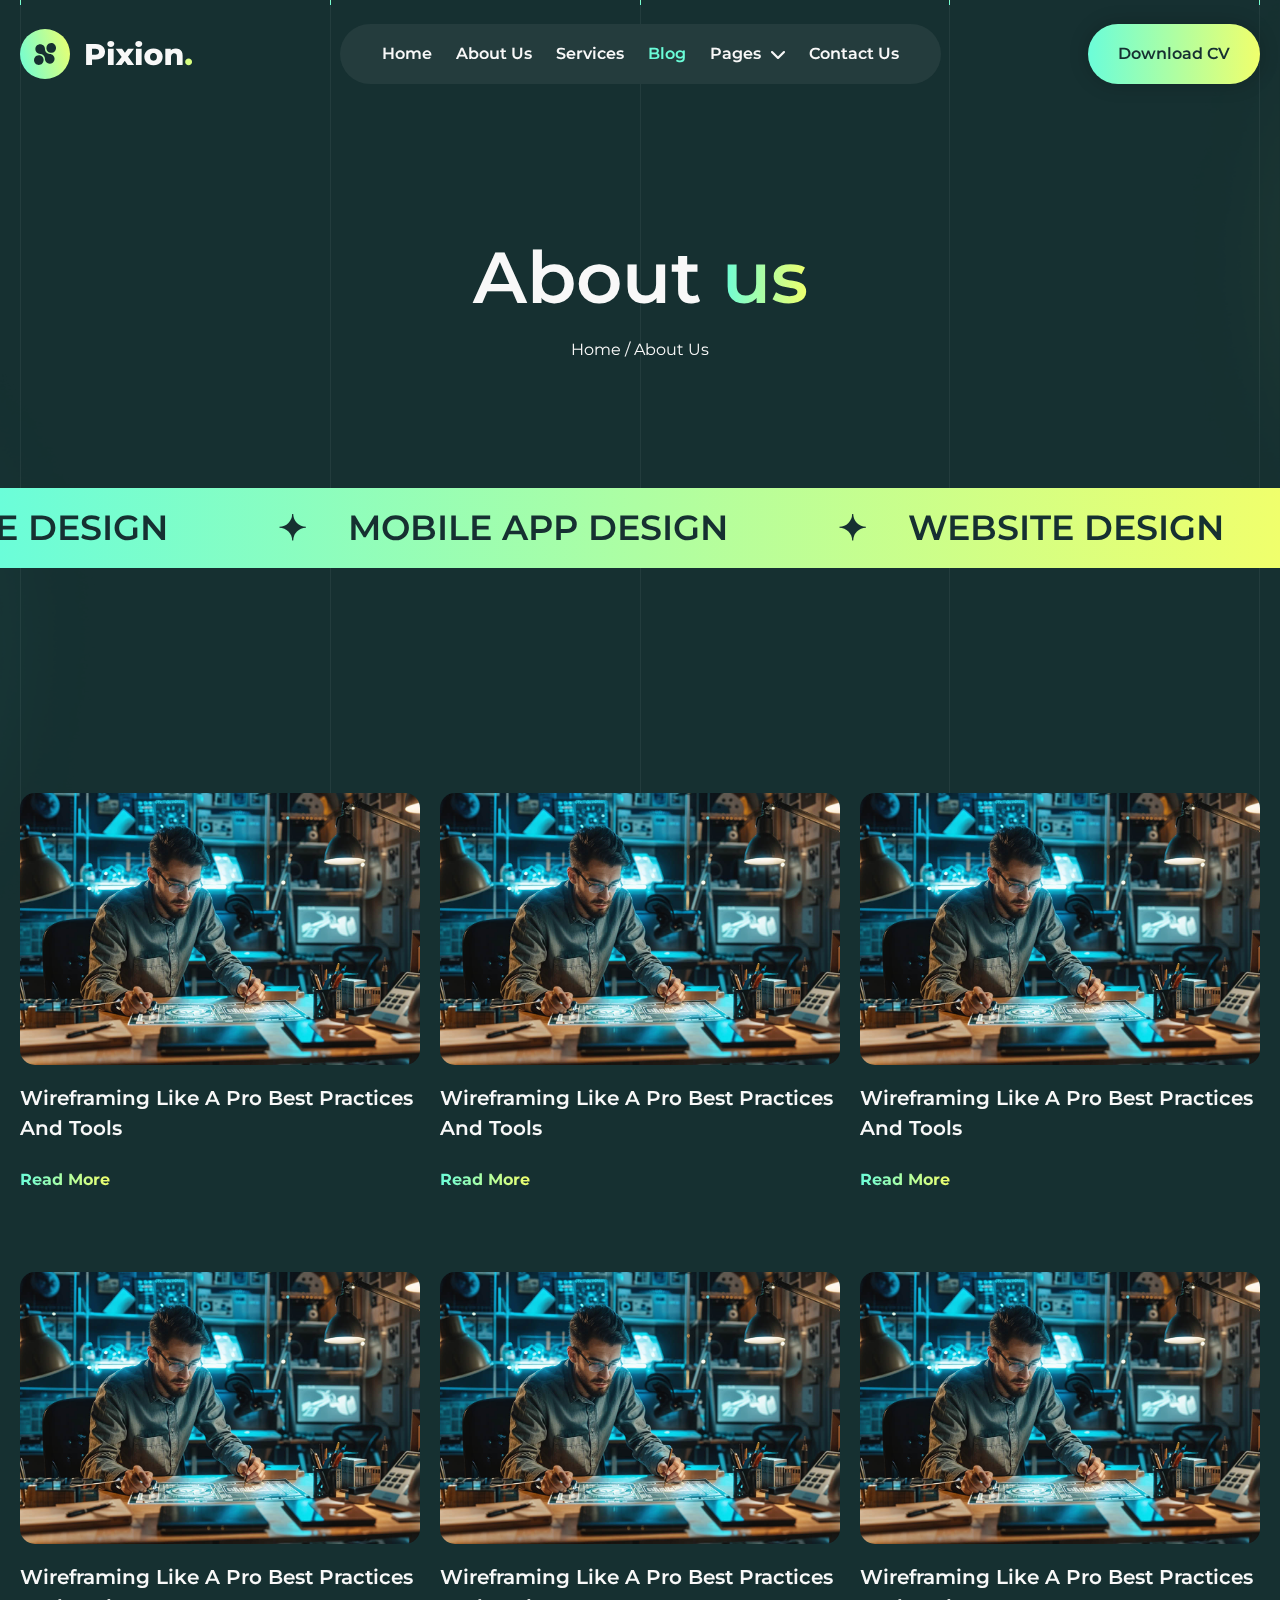
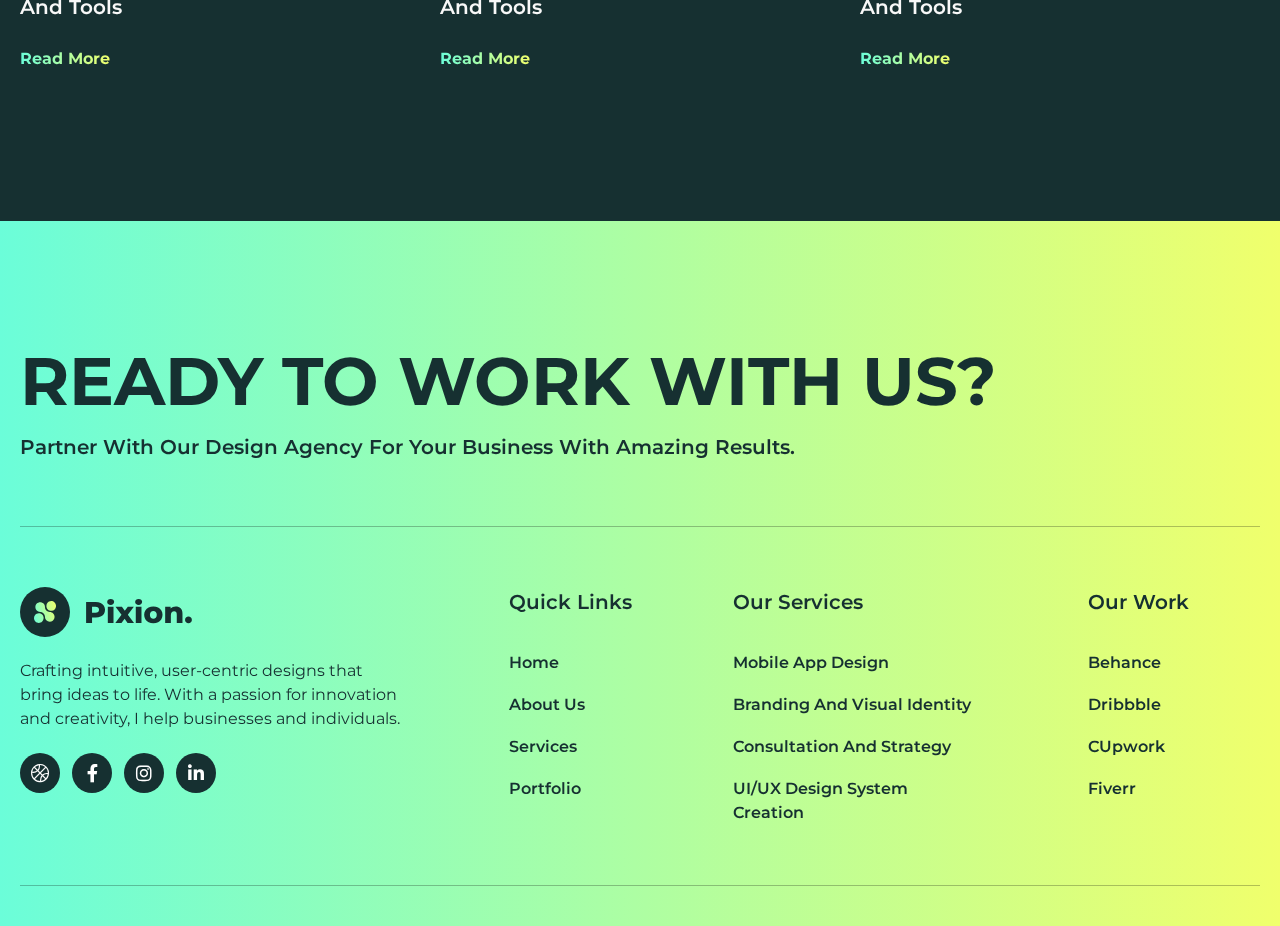
<file: html/blog.html>
<!DOCTYPE html>
<html lang="zxx">
  <head>
    <meta charset="UTF-8" />
    <meta name="theme-color" content="#0f0f0f" />

    <meta name="viewport" content="width=device-width, initial-scale=1.0" />
    <title>Personal porfolio site</title>

    <link rel="stylesheet" href="../asset/css/main.css" />
    <link rel="shortcut icon" href="../asset/images/favicon.png" type="image/x-icon">

    <script src="../asset/js/tailwind.js"></script>
  </head>

  <body>
    <!--
  ┌─────────────────────────────────────────────┐
  │          VERTICAL LINE CONTAINER            │
  └─────────────────────────────────────────────┘
  -->
    <div class="container-auto">
      <div class="lines-container">
        <div class="verticle-line"></div>
        <div class="verticle-line"></div>
        <div class="verticle-line"></div>
        <div class="verticle-line"></div>
        <div class="verticle-line"></div>
      </div>
    </div>

    <div class="section-bg-img">
      <img src="../asset/images/section-bg-circle-shape.png" alt="" />
    </div>
    <!--
  ┌─────────────────────────────────────────────┐
  │          SECTION HEADER : START             │
  └─────────────────────────────────────────────┘
  -->

    <header class="header">
      <div class="container-auto">
        <div class="header__container">
          <div class="header__logo">
            <a href="index.html"> <img src="../asset/images/logo.svg" alt="" /></a>
          </div>
          <nav class="header__nav header__nav-hidden">
            <div class="header__close">
              <i class="fa-solid fa-xmark"></i>
            </div>

            <ul class="header__list">
              <li><a href="index.html">Home</a></li>
              <li><a href="about.html">About Us</a></li>
              <li><a href="services.html">Services</a></li>
              <li><a href="blog.html" class="active">Blog</a></li>

              <li class="dropdown">
                <a href="#">Pages </a>
                <ul>
                  <li><a href="#">services details</a></li>
                  <li><a href="#">blog details </a></li>
                  <li><a href="#">porfolio </a></li>
                  <li><a href="#">portfolio details </a></li>
                  <li><a href="#">our team </a></li>
                  <li><a href="#">pricing plan </a></li>
                  <li><a href="#">testimonials </a></li>
                  <li><a href="#">image gallery </a></li>
                  <li><a href="#">video gallery </a></li>
                  <li><a href="#"> FAQS </a></li>
                  <li><a href="#"> 404 </a></li>

                  <li class="sub-dropdown">
                    <a href="#">header layout </a>
                    <ul>
                      <li><a href="#">header layout 1</a></li>
                      <li><a href="#">header layout 2</a></li>
                      <li><a href="#">header layout 3</a></li>
                    </ul>
                  </li>

                  <li class="sub-dropdown">
                    <a href="#">footer layout </a>
                    <ul>
                      <li><a href="#">footer layout 1</a></li>
                      <li><a href="#">footer layout 2</a></li>
                      <li><a href="#">footer layout 3</a></li>
                    </ul>
                  </li>
                </ul>
              </li>

              <li><a href="contact.html">Contact Us</a></li>
            </ul>
          </nav>
          <div class="header__btn">
            <a href="#" class="btn btn--primary">download CV</a>
            <div class="header__menu bg-gradient-hvr">
              <span></span>
              <span></span>
              <span></span>
            </div>
          </div>
        </div>
      </div>
    </header>

    <!--
  ┌─────────────────────────────────────────────┐
  │          SECTION BAANER : START             │
  └─────────────────────────────────────────────┘
  -->

    <section class="section--banner">
      <div class="banner">
        <div class="container-auto">
          <div class="banner__container">
            <div class="heading--primary">
              <h1>About <span class="cl-gradient">us</span></h1>
            </div>
            <div class="banner__crums mt-[1.8rem] text-cp">
              <a href="#">home</a> / <span>about us</span>
            </div>
          </div>
        </div>
      </div>
    </section>

    <!--
  ┌─────────────────────────────────────────────┐
  │  SECTION MARQUEE SCROLL   : START           │
  └─────────────────────────────────────────────┘
  -->

    <div class="scrolling-text bg-gradient">
      <div class="rail">
        <h1 class="category ml-30">WIREFRAME DESIGN</h1>
        <h1 class="category">MOBILE APP DESIGN</h1>
        <h1 class="category">WEBSITE DESIGN</h1>
        <h1 class="category">WEBSITE DESIGN</h1>
        <h1 class="category">DASHBOARD DESIGN</h1>
        <!-- <h1 class="category">PRODUCT DESIGN</h1> -->
      </div>
    </div>

    <!--
  ┌─────────────────────────────────────────────┐
  │       SECTION  BLOGS           : START      │
  └─────────────────────────────────────────────┘
  -->

    <section
      class="section-blogs pt-[15rem] max-[670px]:pt-[5rem] pb-[15rem] max-[670px]:pb-[5rem]"
    >
      <div class="blogs">
        <div class="container-auto">
          <div class="blogs__container">
            <a href="#" class="blogs__item">
              <div class="blogs__img shine-glass-effect">
                <img src="../asset/images/post-1.jpg" alt="blog post 1" />
              </div>
              <div class="heading--secondary-sm">
                <h2>Wireframing Like a Pro Best Practices and Tools</h2>
              </div>
              <div class="blog__btn">
                <button class="cl-gradient text-cp">read more</button>
              </div>
            </a>
            <a href="#" class="blogs__item">
              <div class="blogs__img shine-glass-effect">
                <img src="../asset/images/post-1.jpg" alt="blog post 1" />
              </div>
              <div class="heading--secondary-sm">
                <h2>Wireframing Like a Pro Best Practices and Tools</h2>
              </div>
              <div class="blog__btn">
                <button class="cl-gradient text-cp">read more</button>
              </div>
            </a>
            <a href="#" class="blogs__item">
              <div class="blogs__img shine-glass-effect">
                <img src="../asset/images/post-1.jpg" alt="blog post 1" />
              </div>
              <div class="heading--secondary-sm">
                <h2>Wireframing Like a Pro Best Practices and Tools</h2>
              </div>
              <div class="blog__btn">
                <button class="cl-gradient text-cp">read more</button>
              </div>
            </a>
            <a href="#" class="blogs__item">
              <div class="blogs__img shine-glass-effect">
                <img src="../asset/images/post-1.jpg" alt="blog post 1" />
              </div>
              <div class="heading--secondary-sm">
                <h2>Wireframing Like a Pro Best Practices and Tools</h2>
              </div>
              <div class="blog__btn">
                <button class="cl-gradient text-cp">read more</button>
              </div>
            </a>
            <a href="#" class="blogs__item">
              <div class="blogs__img shine-glass-effect">
                <img src="../asset/images/post-1.jpg" alt="blog post 1" />
              </div>
              <div class="heading--secondary-sm">
                <h2>Wireframing Like a Pro Best Practices and Tools</h2>
              </div>
              <div class="blog__btn">
                <button class="cl-gradient text-cp">read more</button>
              </div>
            </a>
            <a href="#" class="blogs__item">
              <div class="blogs__img shine-glass-effect">
                <img src="../asset/images/post-1.jpg" alt="blog post 1" />
              </div>
              <div class="heading--secondary-sm">
                <h2>Wireframing Like a Pro Best Practices and Tools</h2>
              </div>
              <div class="blog__btn">
                <button class="cl-gradient text-cp">read more</button>
              </div>
            </a>
          </div>
        </div>
      </div>
    </section>

    <!--
  ┌─────────────────────────────────────────────┐
  │       SECTION  FOOTER          : START      │
  └─────────────────────────────────────────────┘
  -->

    <footer class="footer bg-gradient">
      <div class="container-auto">
        <div class="footer__head">
          <div class="footer__text">
            <div class="footer__heading">
              <h2>READY TO WORK WITH US?</h2>
            </div>
            <div class="heading--secondary-sm">
              <h2>
                Partner with our design agency for your business with amazing
                results.
              </h2>
            </div>
          </div>
        </div>
        <div class="footer__container">
          <div class="footer__item">
            <div class="footer__logo">
              <a href="#">
                <img src="../asset/images/footer-logo.svg" alt="footer logo"
              /></a>
            </div>
            <div class="text mt-[2.2rem]">
              <p>
                Crafting intuitive, user-centric designs that bring ideas to
                life. With a passion for innovation and creativity, I help
                businesses and individuals.
              </p>
            </div>
            <div class="footer__icons mt-[2.2rem]">
              <a href="#" class="icon icon--primary">
                <i class="fa-light fa-basketball"></i
              ></a>

              <a href="#" class="icon icon--primary">
                <i class="fa-brands fa-facebook-f"></i
              ></a>

              <a href="#" class="icon icon--primary">
                <i class="fa-brands fa-instagram"></i
              ></a>

              <a href="#" class="icon icon--primary">
                <i class="fa-brands fa-linkedin-in"></i
              ></a>
            </div>
          </div>
          <div class="footer__item">
            <div class="heading--secondary-sm">
              <h2>quick links</h2>
            </div>
            <div class="footer__links f-sb text-cp">
              <ul>
                <li><a href="#">home</a></li>
                <li><a href="#">about us</a></li>
                <li><a href="#">services</a></li>
                <li><a href="#">portfolio</a></li>
              </ul>
            </div>
          </div>
          <div class="footer__item">
            <div class="heading--secondary-sm">
              <h2>Our Services</h2>
            </div>
            <div class="footer__links f-sb text-cp">
              <ul>
                <li><a href="#">Mobile App Design</a></li>
                <li><a href="#">Branding And Visual Identity</a></li>
                <li><a href="#">Consultation And Strategy</a></li>
                <li><a href="#">UI/UX Design System Creation</a></li>
              </ul>
            </div>
          </div>
          <div class="footer__item">
            <div class="heading--secondary-sm">
              <h2>Our work</h2>
            </div>
            <div class="footer__links f-sb text-cp">
              <ul>
                <li><a href="#">Behance</a></li>
                <li><a href="#">Dribbble</a></li>
                <li><a href="#">CUpwork</a></li>
                <li><a href="#">Fiverr</a></li>
              </ul>
            </div>
          </div>
        </div>
      </div>
    </footer>
    <!--
  ┌─────────────────────────────────────────────┐
  │        * ADD SCRIPT JS FILES                │
  └─────────────────────────────────────────────┘
  -->

    <script src="../asset/js/jquery.js"></script>
    <script src="/asset/js/lenis.min.js"></script>
    <script src="../asset/js/splide.min.js"></script>
    <script src="/asset/js/gsa.js"></script>
    <script src="/asset/js/ScrollTrigge.js"></script>
    <script src="../asset/js/swiper-bundle.js"></script>
    <script src="../asset/js/fancybox.js"></script>
    <script src="../asset/js/custom.js"></script>
    <script src="../asset/js/lib-init.js"></script>
  </body>
</html>
</file>
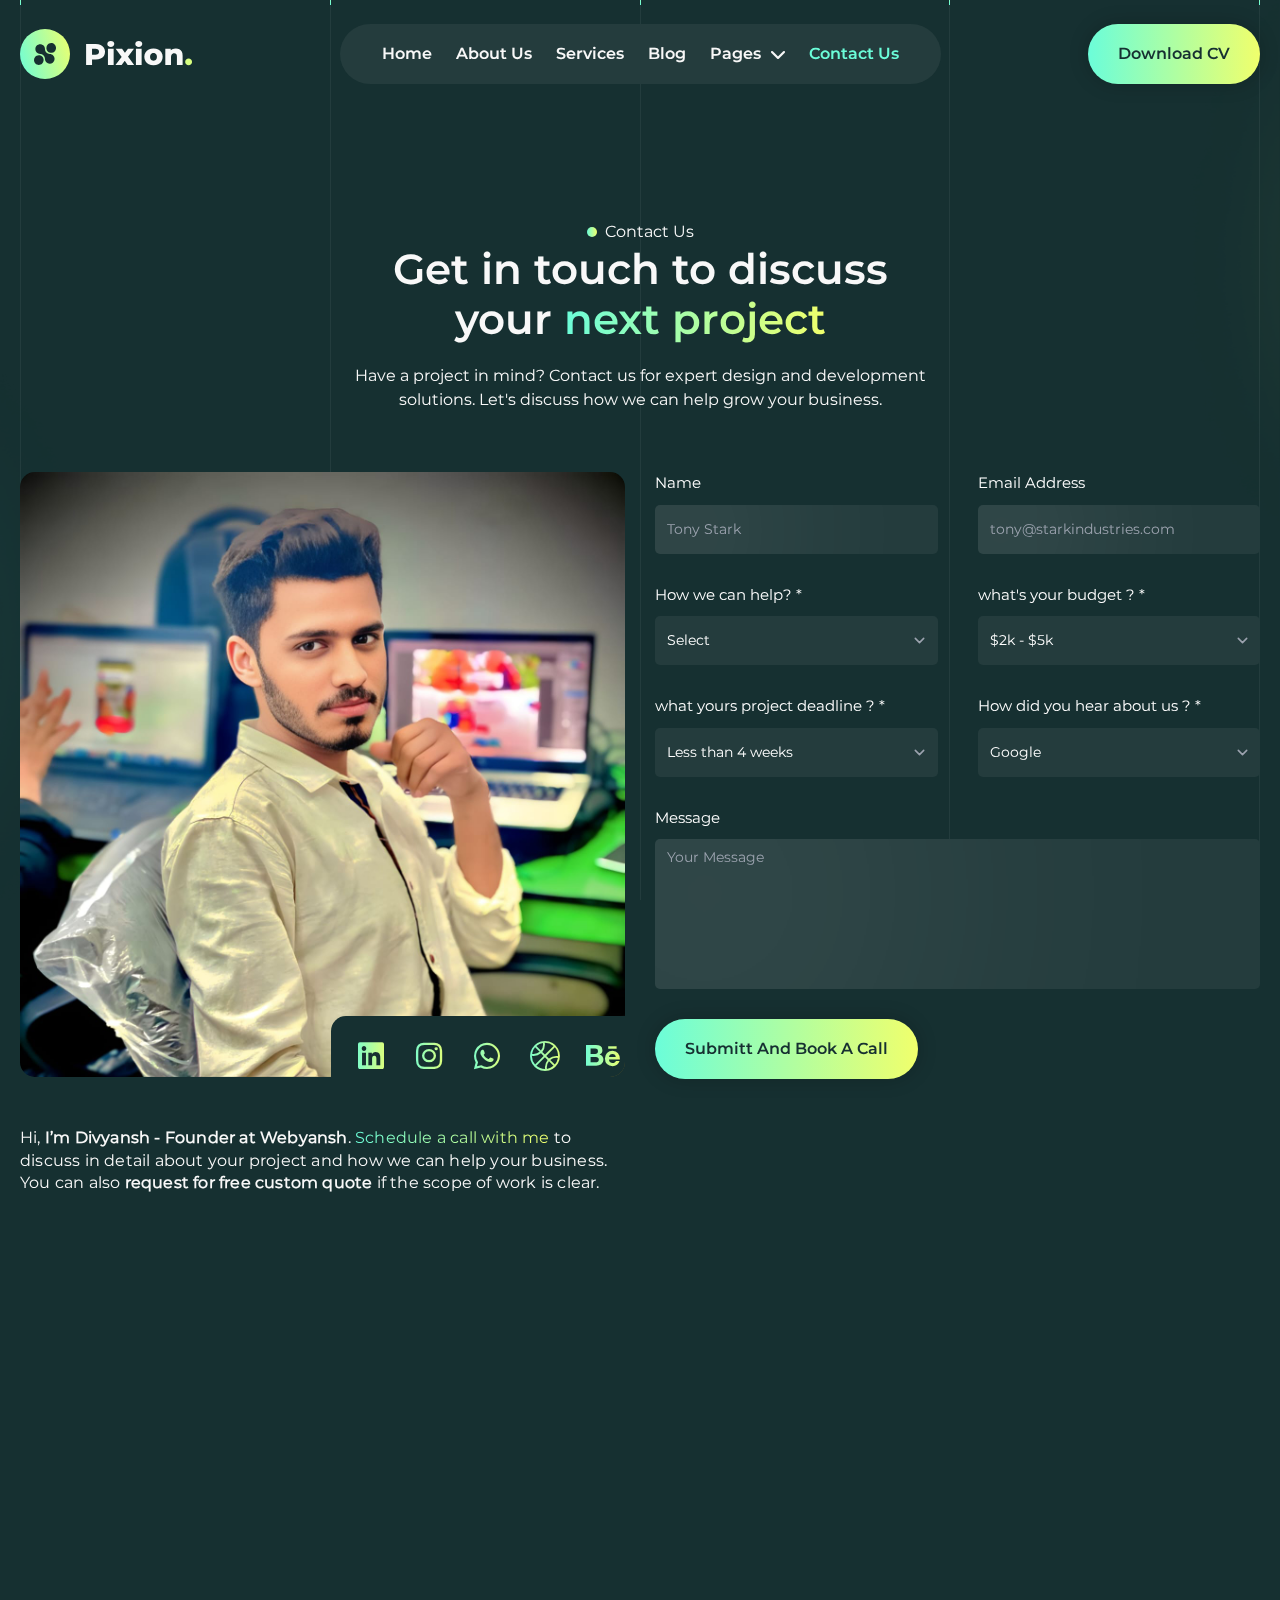
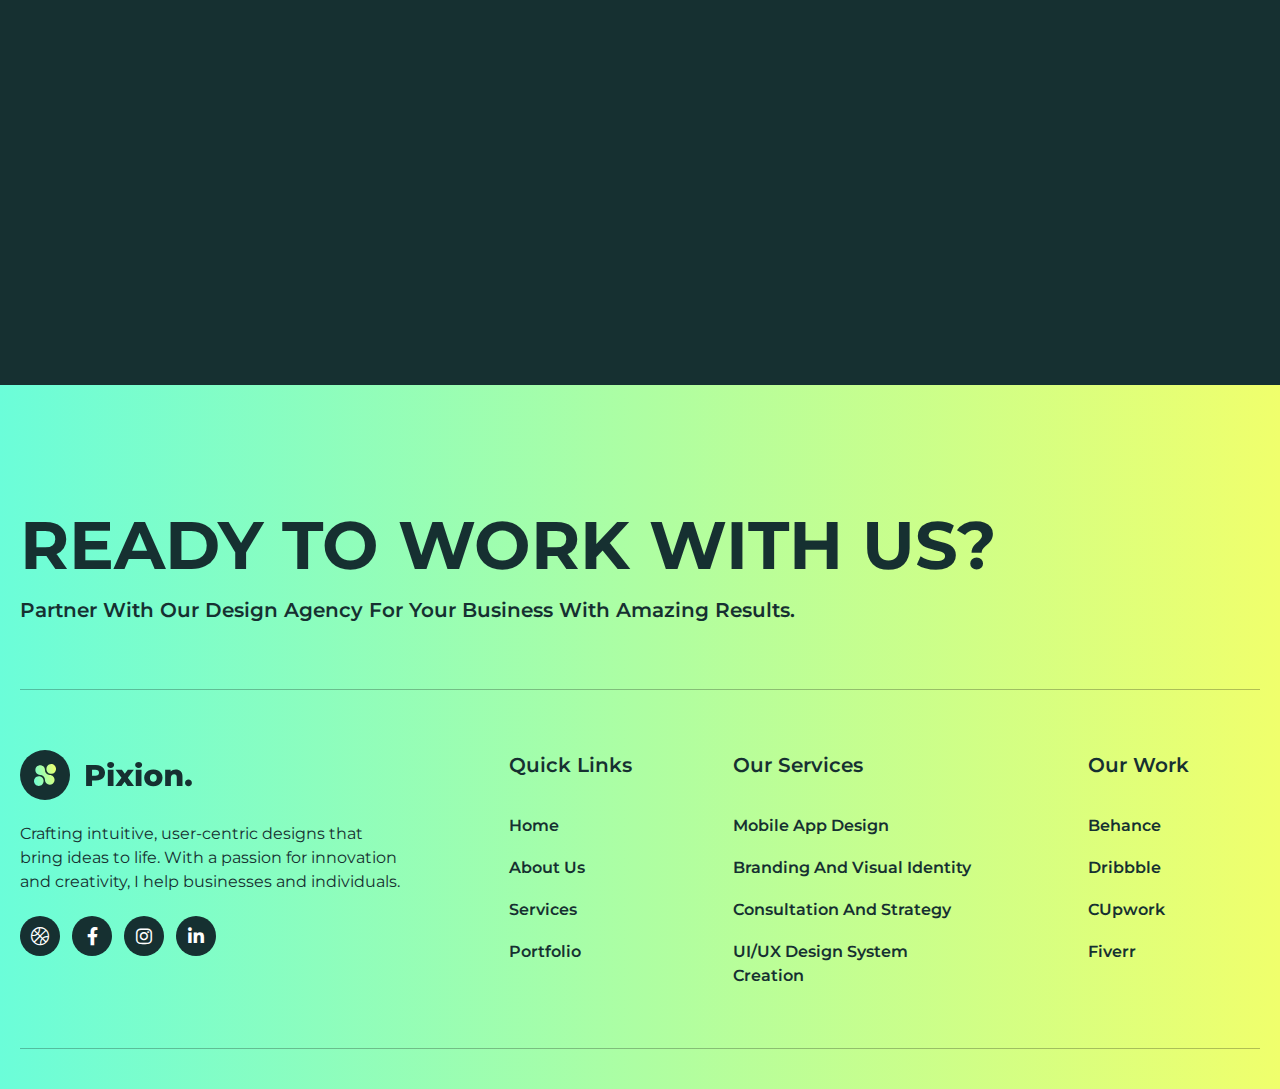
<file: html/contact.html>
<!DOCTYPE html>
<html lang="zxx">
  <head>
    <meta charset="UTF-8" />
    <meta name="theme-color" content="#0f0f0f" />

    <meta name="viewport" content="width=device-width, initial-scale=1.0" />
    <title>Personal porfolio site</title>

    <link rel="stylesheet" href="../asset/css/main.css" />
    <link rel="shortcut icon" href="../asset/images/favicon.png" type="image/x-icon">

    <script src="../asset/js/tailwind.js"></script>
  </head>

  <body>
    <!--
  ┌─────────────────────────────────────────────┐
  │          VERTICAL LINE CONTAINER            │
  └─────────────────────────────────────────────┘
  -->
    <div class="container-auto">
      <div class="lines-container">
        <div class="verticle-line"></div>
        <div class="verticle-line"></div>
        <div class="verticle-line"></div>
        <div class="verticle-line"></div>
        <div class="verticle-line"></div>
      </div>
    </div>

    <div class="section-bg-img">
      <img src="../asset/images/section-bg-circle-shape.png" alt="" />
    </div>
    <!--
  ┌─────────────────────────────────────────────┐
  │          SECTION HEADER : START             │
  └─────────────────────────────────────────────┘
  -->

    <header class="header">
      <div class="container-auto">
        <div class="header__container">
          <div class="header__logo">
            <a href="index.html"> <img src="../asset/images/logo.svg" alt="" /></a>
          </div>
          <nav class="header__nav header__nav-hidden">
            <div class="header__close">
              <i class="fa-solid fa-xmark"></i>
            </div>

            <ul class="header__list">
              <li><a href="index.html">Home</a></li>
              <li><a href="about.html">About Us</a></li>
              <li><a href="services.html">Services</a></li>
              <li><a href="blog.html">Blog</a></li>

              <li class="dropdown">
                <a href="#">Pages </a>
                <ul>
                  <li><a href="#">services details</a></li>
                  <li><a href="#">blog details </a></li>
                  <li><a href="#">porfolio </a></li>
                  <li><a href="#">portfolio details </a></li>
                  <li><a href="#">our team </a></li>
                  <li><a href="#">pricing plan </a></li>
                  <li><a href="#">testimonials </a></li>
                  <li><a href="#">image gallery </a></li>
                  <li><a href="#">video gallery </a></li>
                  <li><a href="#"> FAQS </a></li>
                  <li><a href="#"> 404 </a></li>

                  <li class="sub-dropdown">
                    <a href="#">header layout </a>
                    <ul>
                      <li><a href="#">header layout 1</a></li>
                      <li><a href="#">header layout 2</a></li>
                      <li><a href="#">header layout 3</a></li>
                    </ul>
                  </li>

                  <li class="sub-dropdown">
                    <a href="#">footer layout </a>
                    <ul>
                      <li><a href="#">footer layout 1</a></li>
                      <li><a href="#">footer layout 2</a></li>
                      <li><a href="#">footer layout 3</a></li>
                    </ul>
                  </li>
                </ul>
              </li>

              <li><a href="contact.html" class="active">Contact Us</a></li>
            </ul>
          </nav>
          <div class="header__btn">
            <a href="#" class="btn btn--primary">download CV</a>
            <div class="header__menu bg-gradient-hvr">
              <span></span>
              <span></span>
              <span></span>
            </div>
          </div>
        </div>
      </div>
    </header>

    <!--
  ┌─────────────────────────────────────────────┐
  │       SECTION  CONTACT    : START           │
  └─────────────────────────────────────────────┘
  -->

    <section class="section--contact">
      <div class="container-auto">
        <div class="contact cl-white">
          <div class="container-sm">
            <div class="contact__headings">
              <div class="heading--tertiary justify-center">
                <h3>contact us</h3>
              </div>
              <div class="heading--secondary">
                <h2>
                  Get in touch to discuss your
                  <span class="cl-gradient">next project</span>
                </h2>
              </div>
              <div class="text mt-[2rem]">
                <p>
                  Have a project in mind? Contact us for expert design and
                  development solutions. Let's discuss how we can help grow your
                  business.
                </p>
              </div>
            </div>
            <div class="contact__container">
              <div class="contact__col">
                <div class="contact__img shine-glass-effect">
                  <img
                    src="../asset/images/person__img.jpg"
                    alt="a professional img of person"
                  />
                  <div class="contact__icons">
                    <a
                      href="#"
                      class="icon cl-gradient"
                      data-tooltip="LinkedIn"
                    >
                      <i class="fa-brands fa-linkedin"></i>
                    </a>
                    <a
                      href="#"
                      class="icon cl-gradient"
                      data-tooltip="Instagram"
                    >
                      <i class="fa-brands fa-instagram"></i>
                    </a>
                    <a href="#" class="icon cl-gradient" data-tooltip="X">
                      <i class="fa-brands fa-whatsapp"></i>
                    </a>
                    <a href="#" class="icon cl-gradient" data-tooltip="Drible">
                      <i class="fa-light fa-basketball"></i>
                    </a>
                    <a href="#" class="icon cl-gradient" data-tooltip="Behance">
                      <i class="fa-brands fa-behance"></i>
                    </a>
                  </div>
                </div>
                <div class="text__sm mt-20">
                  <p>
                    Hi, <strong>I’m Divyansh - Founder at Webyansh</strong>.
                    <a href="# " class="cl-gradient">Schedule a call with me</a>
                    to discuss in detail about your project and how we can help
                    your business. You can also
                    <strong>request for free custom quote</strong> if the scope
                    of work is clear.
                  </p>
                </div>
              </div>

              <div class="contact__form">
                <form class="form">
                  <!-- First Row - Name and Email -->
                  <div class="form-row">
                    <div class="form-group">
                      <label for="name">Name</label>
                      <input
                        type="text"
                        id="name"
                        name="name"
                        placeholder="Tony Stark"
                        required
                      />
                    </div>
                    <div class="form-group">
                      <label for="email">Email Address</label>
                      <input
                        type="email"
                        id="email"
                        name="email"
                        placeholder="tony@starkindustries.com"
                        required
                      />
                    </div>
                  </div>

                  <!-- Second Row - Help and Budget -->
                  <div class="form-row">
                    <div class="form-group">
                      <label for="help">How we can help? *</label>
                      <select id="help" name="help" required>
                        <option value="">Select</option>
                        <option value="web-development">Web Development</option>
                        <option value="mobile-app">Mobile App</option>
                        <option value="consulting">Consulting</option>
                        <option value="design">Design</option>
                        <option value="marketing">Marketing</option>
                      </select>
                    </div>
                    <div class="form-group">
                      <label for="budget">what's your budget ? *</label>
                      <select id="budget" name="budget">
                        <option value="$2k - $5k">$2k - $5k</option>
                        <option value="$5k - $10k">$5k - $10k</option>
                        <option value="$10k - $20k">$10k - $20k</option>
                        <option value="$20k - $50k">$20k - $50k</option>
                        <option value="$50k+">$50k+</option>
                      </select>
                    </div>
                  </div>

                  <!-- Third Row - Deadline and Source -->
                  <div class="form-row">
                    <div class="form-group">
                      <label for="deadline"
                        >what yours project deadline ? *</label
                      >
                      <select id="deadline" name="deadline" required>
                        <option value="Less than 4 weeks">
                          Less than 4 weeks
                        </option>
                        <option value="4 to 10 weeks">4 to 10 weeks</option>
                        <option value="more than 10 weeks">
                          More than 10 weeks
                        </option>
                        <option value="hard deadline">Hard Deadline</option>
                      </select>
                    </div>
                    <div class="form-group">
                      <label for="hear from"
                        >How did you hear about us ? *</label
                      >
                      <select id="hear from" name="hear from" required>
                        <option value="Google">Google</option>
                        <option value="Facebook">Facebook</option>
                        <option value="Twitter">Twitter</option>
                        <option value="LinkedIn">LinkedIn</option>
                        <option value="Referral">Referral</option>
                        <option value="Other">Other</option>
                      </select>
                    </div>
                  </div>

                  <!-- Message Field -->
                  <div class="form-group full-width">
                    <label for="message">Message</label>
                    <textarea
                      id="message"
                      name="message"
                      placeholder="Your Message"
                    ></textarea>
                  </div>
                  <div class="form-group">
                    <div class="form__btn">
                      <button type="submit" class="btn btn--primary">
                        submitt and book a call
                      </button>
                    </div>
                  </div>
                </form>
              </div>
            </div>
          </div>
        </div>
      </div>
      <div class="map">
        <iframe
          src="https://www.google.com/maps?q=New+York+City&z=12&output=embed"
          allowfullscreen=""
          loading="lazy"
          referrerpolicy="no-referrer-when-downgrade"
          title="Google Map: New York City"
        ></iframe>
      </div>
    </section>

    <!--
  ┌─────────────────────────────────────────────┐
  │       SECTION  FOOTER          : START      │
  └─────────────────────────────────────────────┘
  -->

    <footer class="footer bg-gradient">
      <div class="container-auto">
        <div class="footer__head">
          <div class="footer__text">
            <div class="footer__heading">
              <h2>READY TO WORK WITH US?</h2>
            </div>
            <div class="heading--secondary-sm">
              <h2>
                Partner with our design agency for your business with amazing
                results.
              </h2>
            </div>
          </div>
        </div>
        <div class="footer__container">
          <div class="footer__item">
            <div class="footer__logo">
              <a href="#">
                <img src="../asset/images/footer-logo.svg" alt="footer logo"
              /></a>
            </div>
            <div class="text mt-[2.2rem]">
              <p>
                Crafting intuitive, user-centric designs that bring ideas to
                life. With a passion for innovation and creativity, I help
                businesses and individuals.
              </p>
            </div>
            <div class="footer__icons mt-[2.2rem]">
              <div class="footer__icon">
                <a href="#"> <i class="fa-light fa-basketball"></i></a>
              </div>
              <div class="footer__icon">
                <a href="#"> <i class="fa-brands fa-facebook-f"></i></a>
              </div>
              <div class="footer__icon">
                <a href="#"> <i class="fa-brands fa-instagram"></i></a>
              </div>
              <div class="footer__icon">
                <a href="#"> <i class="fa-brands fa-linkedin-in"></i></a>
              </div>
            </div>
          </div>
          <div class="footer__item">
            <div class="heading--secondary-sm">
              <h2>quick links</h2>
            </div>
            <div class="footer__links f-sb text-cp">
              <ul>
                <li><a href="#">home</a></li>
                <li><a href="#">about us</a></li>
                <li><a href="#">services</a></li>
                <li><a href="#">portfolio</a></li>
              </ul>
            </div>
          </div>
          <div class="footer__item">
            <div class="heading--secondary-sm">
              <h2>Our Services</h2>
            </div>
            <div class="footer__links f-sb text-cp">
              <ul>
                <li><a href="#">Mobile App Design</a></li>
                <li><a href="#">Branding And Visual Identity</a></li>
                <li><a href="#">Consultation And Strategy</a></li>
                <li><a href="#">UI/UX Design System Creation</a></li>
              </ul>
            </div>
          </div>
          <div class="footer__item">
            <div class="heading--secondary-sm">
              <h2>Our work</h2>
            </div>
            <div class="footer__links f-sb text-cp">
              <ul>
                <li><a href="#">Behance</a></li>
                <li><a href="#">Dribbble</a></li>
                <li><a href="#">CUpwork</a></li>
                <li><a href="#">Fiverr</a></li>
              </ul>
            </div>
          </div>
        </div>
      </div>
    </footer>
    <!--
  ┌─────────────────────────────────────────────┐
  │        * ADD SCRIPT JS FILES                │
  └─────────────────────────────────────────────┘
  -->

    <script src="../asset/js/jquery.js"></script>
    <script src="/asset/js/lenis.min.js"></script>
    <script src="../asset/js/splide.min.js"></script>
    <script src="/asset/js/gsa.js"></script>
    <script src="/asset/js/ScrollTrigge.js"></script>
    <script src="../asset/js/custom.js"></script>
    <script src="../asset/js/swiper-bundle.js"></script>
    <script src="../asset/js/lib-init.js"></script>
  </body>
</html>
</file>
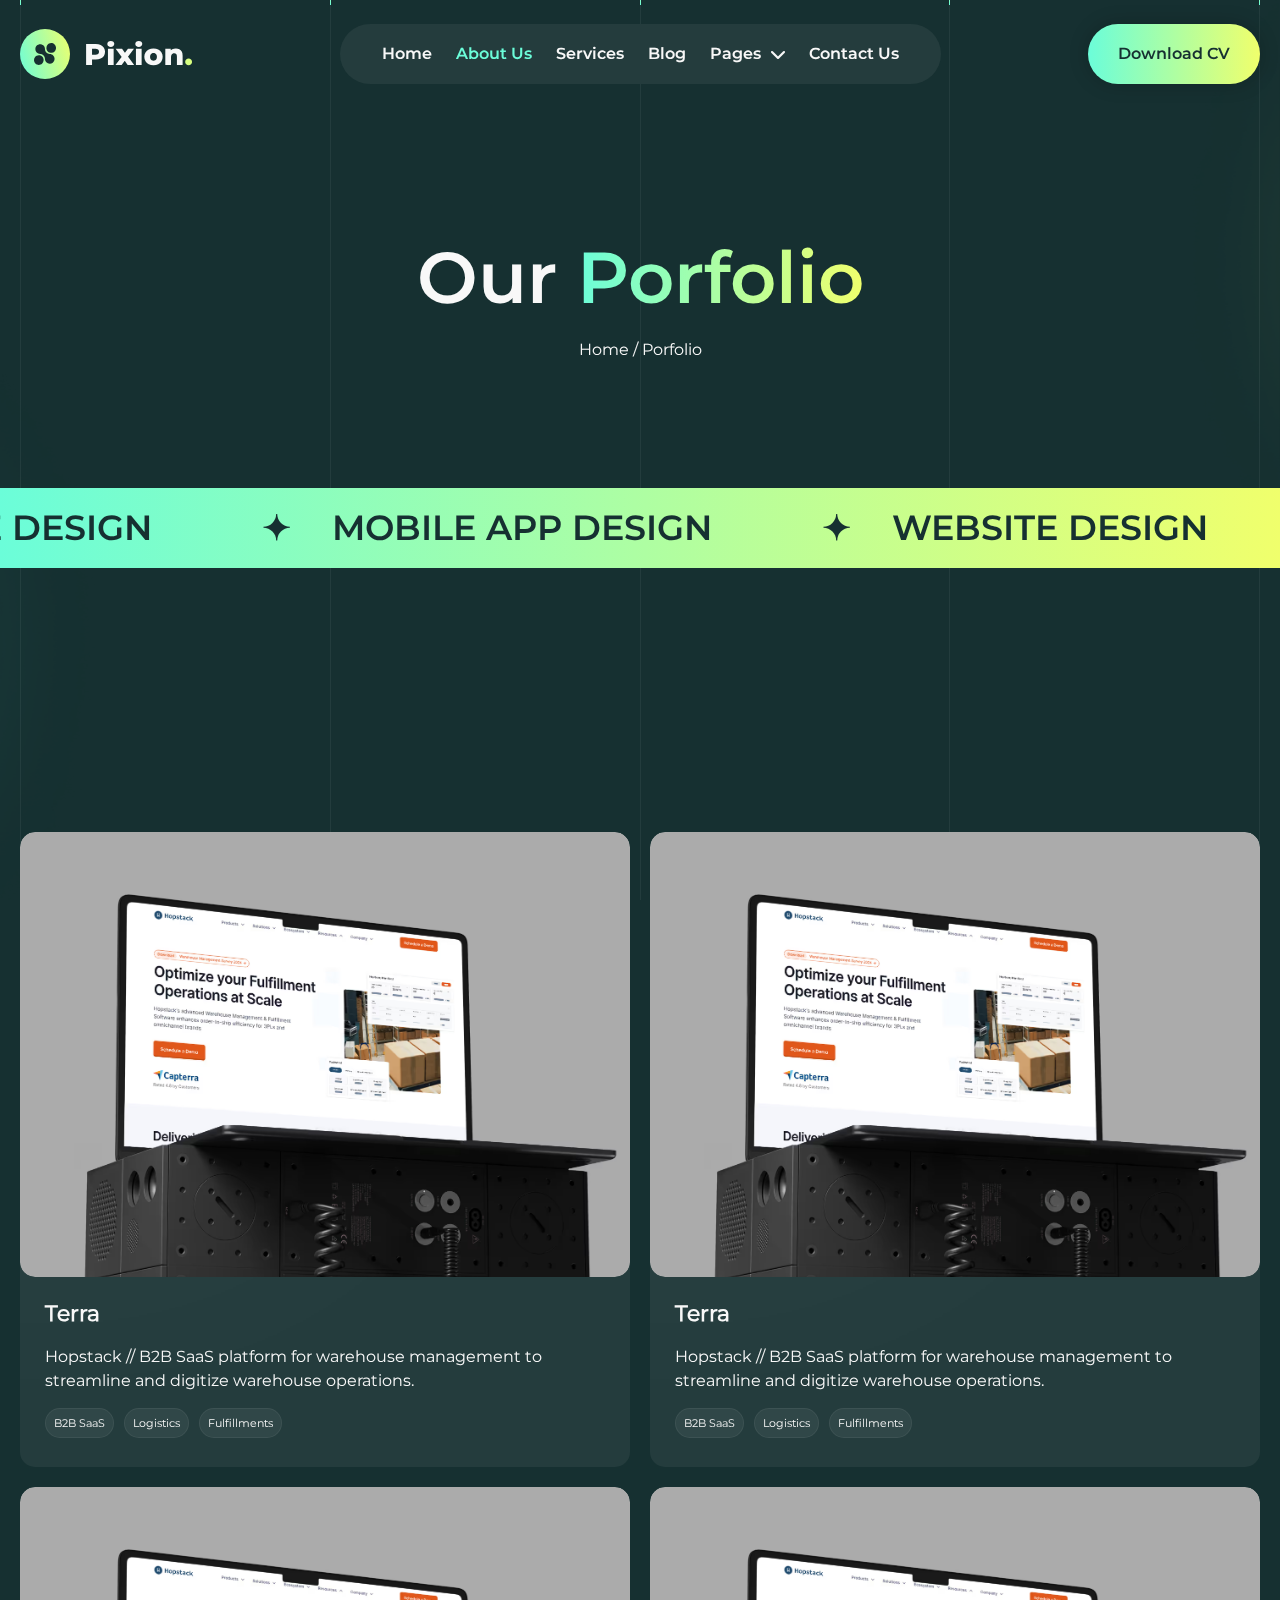
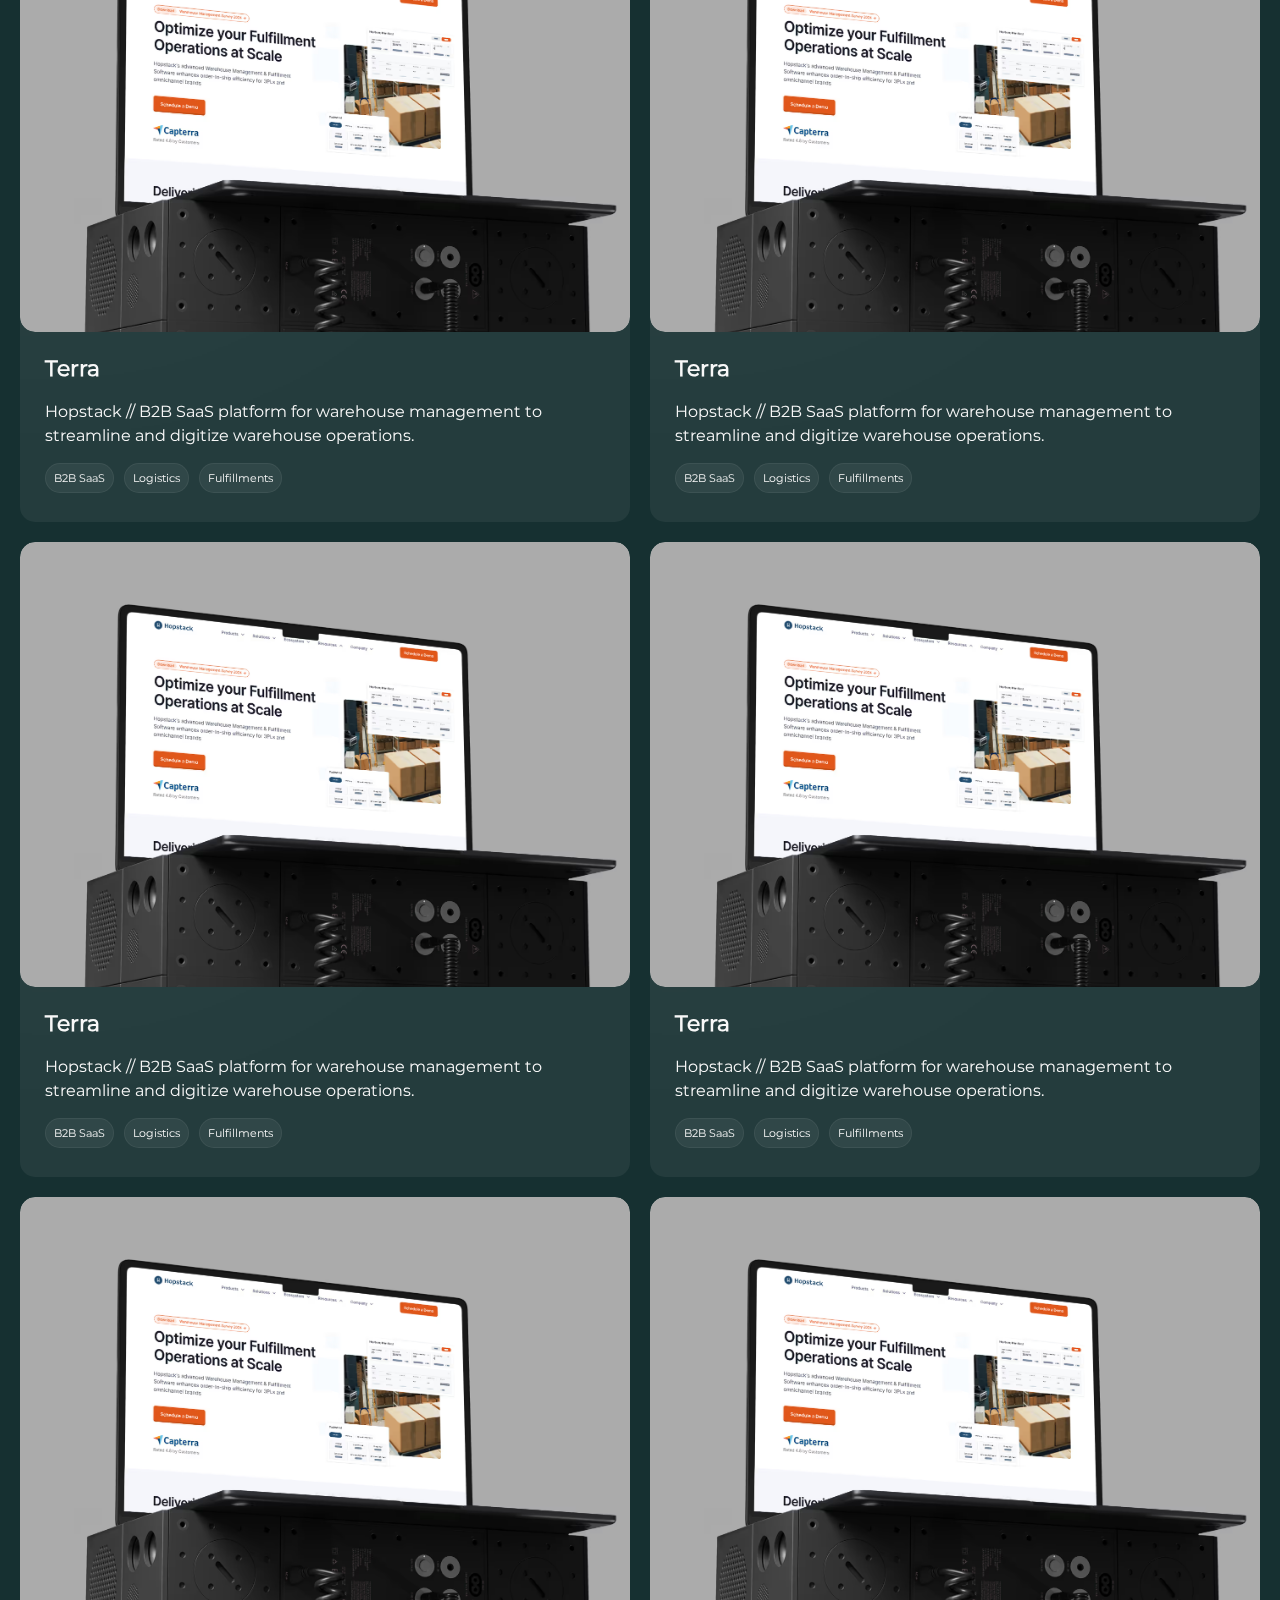
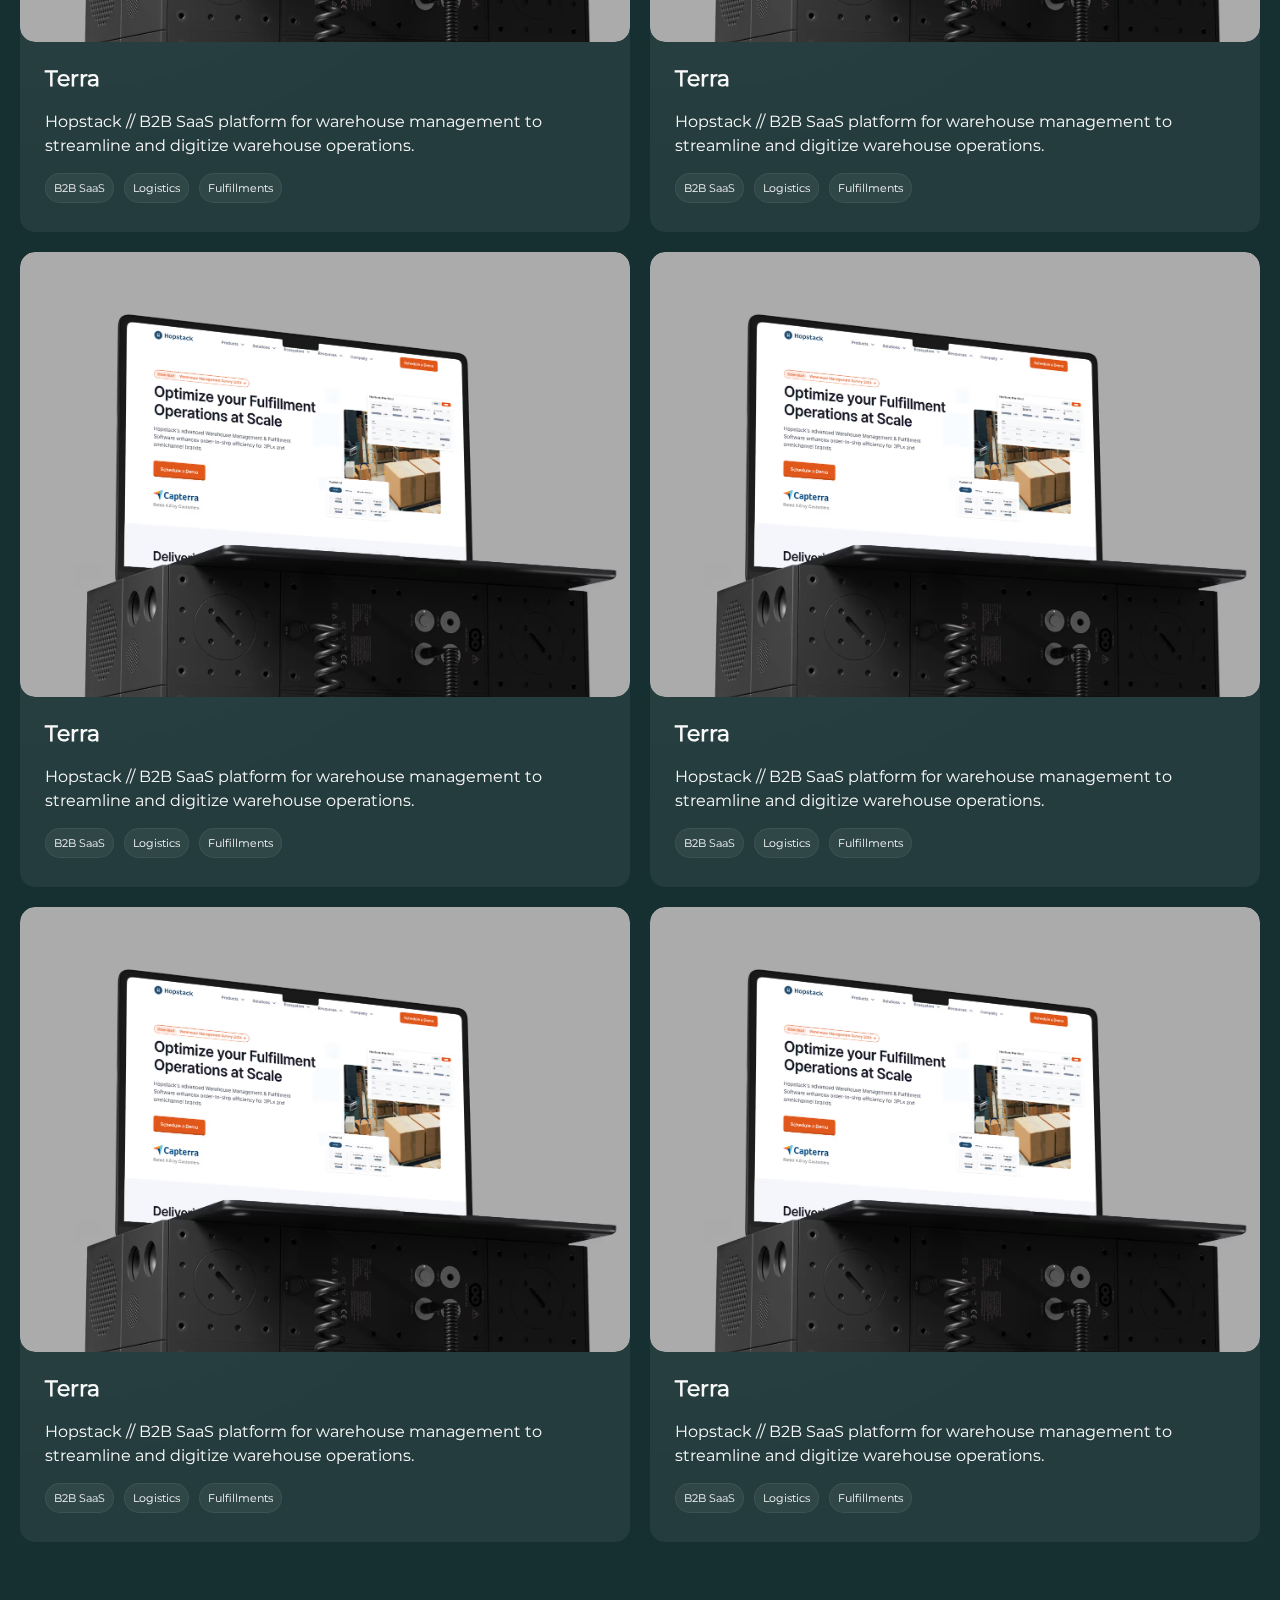
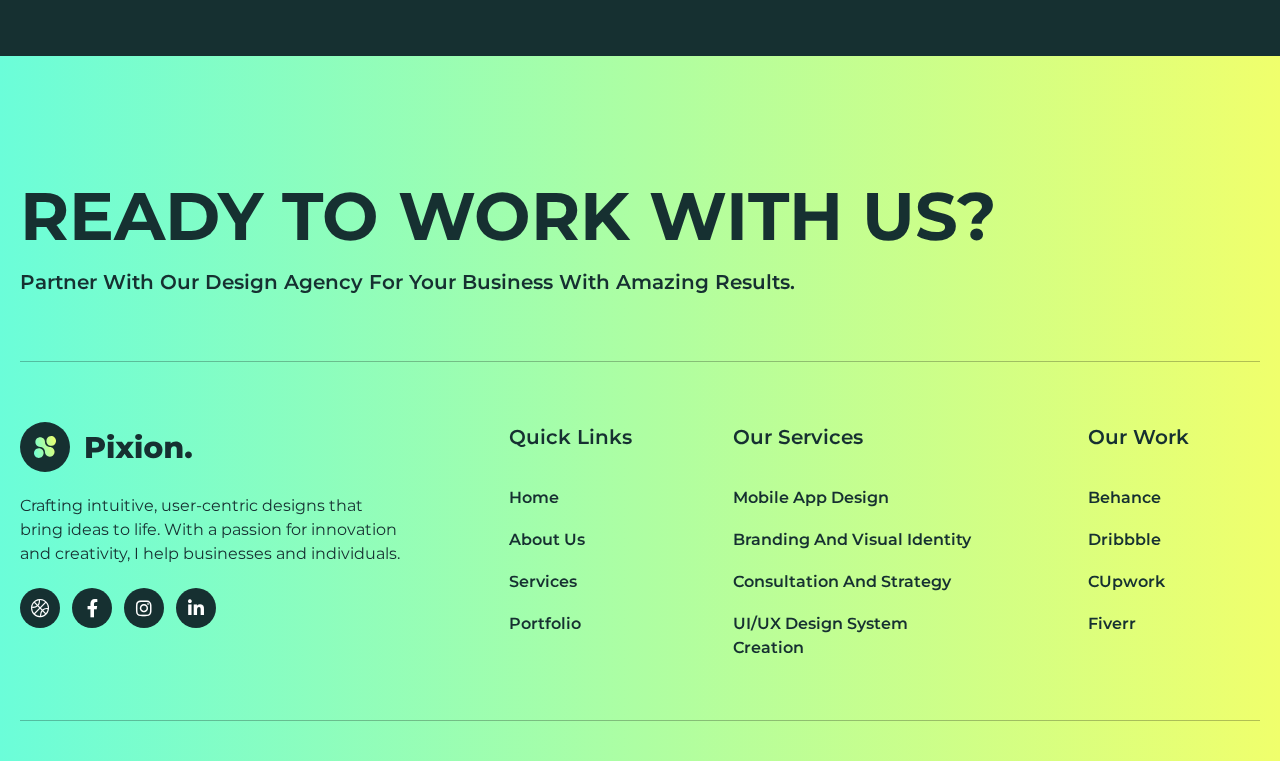
<file: html/porfolio.html>
<!DOCTYPE html>
<html lang="zxx">
  <head>
    <meta charset="UTF-8" />
    <meta name="theme-color" content="#0f0f0f" />

    <meta name="viewport" content="width=device-width, initial-scale=1.0" />
    <title>Personal porfolio site</title>

    <link rel="stylesheet" href="../asset/css/main.css" />
    <link rel="shortcut icon" href="../asset/images/favicon.png" type="image/x-icon">

    <script src="../asset/js/tailwind.js"></script>
  </head>

  <body>
    <!--
  ┌─────────────────────────────────────────────┐
  │          VERTICAL LINE CONTAINER            │
  └─────────────────────────────────────────────┘
  -->
    <div class="container-auto">
      <div class="lines-container">
        <div class="verticle-line"></div>
        <div class="verticle-line"></div>
        <div class="verticle-line"></div>
        <div class="verticle-line"></div>
        <div class="verticle-line"></div>
      </div>
    </div>

    <div class="section-bg-img">
      <img src="../asset/images/section-bg-circle-shape.png" alt="" />
    </div>
    <!--
  ┌─────────────────────────────────────────────┐
  │          SECTION HEADER : START             │
  └─────────────────────────────────────────────┘
  -->

    <header class="header">
      <div class="container-auto">
        <div class="header__container">
          <div class="header__logo">
            <a href="index.html"> <img src="../asset/images/logo.svg" alt="" /></a>
          </div>
          <nav class="header__nav header__nav-hidden">
            <div class="header__close">
              <i class="fa-solid fa-xmark"></i>
            </div>

            <ul class="header__list">
              <li><a href="index.html">Home</a></li>
              <li><a href="about.html" class="active">About Us</a></li>
              <li><a href="services.html">Services</a></li>
              <li><a href="blog.html">Blog</a></li>

              <li class="dropdown">
                <a href="#">Pages </a>
                <ul>
                  <li><a href="#">services details</a></li>
                  <li><a href="#">blog details </a></li>
                  <li><a href="#">porfolio </a></li>
                  <li><a href="#">portfolio details </a></li>
                  <li><a href="#">our team </a></li>
                  <li><a href="#">pricing plan </a></li>
                  <li><a href="#">testimonials </a></li>
                  <li><a href="#">image gallery </a></li>
                  <li><a href="#">video gallery </a></li>
                  <li><a href="#"> FAQS </a></li>
                  <li><a href="#"> 404 </a></li>

                  <li class="sub-dropdown">
                    <a href="#">header layout </a>
                    <ul>
                      <li><a href="#">header layout 1</a></li>
                      <li><a href="#">header layout 2</a></li>
                      <li><a href="#">header layout 3</a></li>
                    </ul>
                  </li>

                  <li class="sub-dropdown">
                    <a href="#">footer layout </a>
                    <ul>
                      <li><a href="#">footer layout 1</a></li>
                      <li><a href="#">footer layout 2</a></li>
                      <li><a href="#">footer layout 3</a></li>
                    </ul>
                  </li>
                </ul>
              </li>

              <li><a href="contact.html">Contact Us</a></li>
            </ul>
          </nav>
          <div class="header__btn">
            <a href="#" class="btn btn--primary">download CV</a>
            <div class="header__menu bg-gradient-hvr">
              <span></span>
              <span></span>
              <span></span>
            </div>
          </div>
        </div>
      </div>
    </header>

    <!--
  ┌─────────────────────────────────────────────┐
  │          SECTION BAANER : START             │
  └─────────────────────────────────────────────┘
  -->

    <section class="section--banner">
      <div class="banner">
        <div class="container-auto">
          <div class="banner__container">
            <div class="heading--primary">
              <h1>Our  <span class="cl-gradient">Porfolio </span></h1>
            </div>
            <div class="banner__crums mt-[1.8rem] text-cp">
              <a href="#">home</a> / <span>porfolio</span>
            </div>
          </div>
        </div>
      </div>
    </section>

    <!--
  ┌─────────────────────────────────────────────┐
  │  SECTION MARQUEE SCROLL   : START           │
  └─────────────────────────────────────────────┘
  -->

    <div class="scrolling-text bg-gradient">
      <div class="rail">
        <h1 class="category ml-30">WIREFRAME DESIGN</h1>
        <h1 class="category">MOBILE APP DESIGN</h1>
        <h1 class="category">WEBSITE DESIGN</h1>
        <h1 class="category">WEBSITE DESIGN</h1>
        <h1 class="category">DASHBOARD DESIGN</h1>
      </div>
    </div>

    <!--
  ┌─────────────────────────────────────────────┐
  │      SECTION  PORFOLIO    : START           │
  └─────────────────────────────────────────────┘
  -->

    <section class="section--porfolio">
      <div class="portfolio">
        <div class="container-auto">
          <div class="portfolio__container mt-60">
            <a
              href="porfolio-single.html"
              data-tooltip="view case"
              class="portfolio__item"
            >
              <div class="workSlides__img img-box">
                <img
                  src="../asset/images/hero_slie-1.avif"
                  class="img-default"
                  alt=""
                />
                <img
                  src="../asset/images/hero_slie-2.avif"
                  class="img-hover"
                  alt=""
                />
              </div>
              <div class="workSlides__content">
                <div class="portfolio__title">
                  <h2>Terra</h2>
                </div>
                <div class="text__sm">
                  <p>
                    <span>Hopstack // </span> B2B SaaS platform for warehouse
                    management to streamline and digitize
                    <span>warehouse operations.</span>
                  </p>
                </div>
                <div class="workSlides__kewrd">
                  <ul>
                    <li>B2B SaaS</li>
                    <li>logistics</li>
                    <li>fulfillments</li>
                  </ul>
                </div>
              </div>
            </a>
            <a
              href="porfolio-single.html"
              data-tooltip="view case"
              class="portfolio__item"
            >
              <div class="workSlides__img img-box">
                <img
                  src="../asset/images/hero_slie-1.avif"
                  class="img-default"
                  alt=""
                />
                <img
                  src="../asset/images/hero_slie-2.avif"
                  class="img-hover"
                  alt=""
                />
              </div>
              <div class="workSlides__content">
                <div class="portfolio__title">
                  <h2>Terra</h2>
                </div>
                <div class="text__sm">
                  <p>
                    <span>Hopstack // </span> B2B SaaS platform for warehouse
                    management to streamline and digitize
                    <span>warehouse operations.</span>
                  </p>
                </div>
                <div class="workSlides__kewrd">
                  <ul>
                    <li>B2B SaaS</li>
                    <li>logistics</li>
                    <li>fulfillments</li>
                  </ul>
                </div>
              </div>
            </a>
            <a
              href="porfolio-single.html"
              data-tooltip="view case"
              class="portfolio__item"
            >
              <div class="workSlides__img img-box">
                <img
                  src="../asset/images/hero_slie-1.avif"
                  class="img-default"
                  alt=""
                />
                <img
                  src="../asset/images/hero_slie-2.avif"
                  class="img-hover"
                  alt=""
                />
              </div>
              <div class="workSlides__content">
                <div class="portfolio__title">
                  <h2>Terra</h2>
                </div>
                <div class="text__sm">
                  <p>
                    <span>Hopstack // </span> B2B SaaS platform for warehouse
                    management to streamline and digitize
                    <span>warehouse operations.</span>
                  </p>
                </div>
                <div class="workSlides__kewrd">
                  <ul>
                    <li>B2B SaaS</li>
                    <li>logistics</li>
                    <li>fulfillments</li>
                  </ul>
                </div>
              </div>
            </a>

            <a
              href="porfolio-single.html"
              data-tooltip="view case"
              class="portfolio__item"
            >
              <div class="workSlides__img img-box">
                <img
                  src="../asset/images/hero_slie-1.avif"
                  class="img-default"
                  alt=""
                />
                <img
                  src="../asset/images/hero_slie-2.avif"
                  class="img-hover"
                  alt=""
                />
              </div>
              <div class="workSlides__content">
                <div class="portfolio__title">
                  <h2>Terra</h2>
                </div>
                <div class="text__sm">
                  <p>
                    <span>Hopstack // </span> B2B SaaS platform for warehouse
                    management to streamline and digitize
                    <span>warehouse operations.</span>
                  </p>
                </div>
                <div class="workSlides__kewrd">
                  <ul>
                    <li>B2B SaaS</li>
                    <li>logistics</li>
                    <li>fulfillments</li>
                  </ul>
                </div>
              </div>
            </a>

            <a
              href="porfolio-single.html"
              data-tooltip="view case"
              class="portfolio__item"
            >
              <div class="workSlides__img img-box">
                <img
                  src="../asset/images/hero_slie-1.avif"
                  class="img-default"
                  alt=""
                />
                <img
                  src="../asset/images/hero_slie-2.avif"
                  class="img-hover"
                  alt=""
                />
              </div>
              <div class="workSlides__content">
                <div class="portfolio__title">
                  <h2>Terra</h2>
                </div>
                <div class="text__sm">
                  <p>
                    <span>Hopstack // </span> B2B SaaS platform for warehouse
                    management to streamline and digitize
                    <span>warehouse operations.</span>
                  </p>
                </div>
                <div class="workSlides__kewrd">
                  <ul>
                    <li>B2B SaaS</li>
                    <li>logistics</li>
                    <li>fulfillments</li>
                  </ul>
                </div>
              </div>
            </a>

            <a
              href="porfolio-single.html"
              data-tooltip="view case"
              class="portfolio__item"
            >
              <div class="workSlides__img img-box">
                <img
                  src="../asset/images/hero_slie-1.avif"
                  class="img-default"
                  alt=""
                />
                <img
                  src="../asset/images/hero_slie-2.avif"
                  class="img-hover"
                  alt=""
                />
              </div>
              <div class="workSlides__content">
                <div class="portfolio__title">
                  <h2>Terra</h2>
                </div>
                <div class="text__sm">
                  <p>
                    <span>Hopstack // </span> B2B SaaS platform for warehouse
                    management to streamline and digitize
                    <span>warehouse operations.</span>
                  </p>
                </div>
                <div class="workSlides__kewrd">
                  <ul>
                    <li>B2B SaaS</li>
                    <li>logistics</li>
                    <li>fulfillments</li>
                  </ul>
                </div>
              </div>
            </a>
            <a
              href="porfolio-single.html"
              data-tooltip="view case"
              class="portfolio__item"
            >
              <div class="workSlides__img img-box">
                <img
                  src="../asset/images/hero_slie-1.avif"
                  class="img-default"
                  alt=""
                />
                <img
                  src="../asset/images/hero_slie-2.avif"
                  class="img-hover"
                  alt=""
                />
              </div>
              <div class="workSlides__content">
                <div class="portfolio__title">
                  <h2>Terra</h2>
                </div>
                <div class="text__sm">
                  <p>
                    <span>Hopstack // </span> B2B SaaS platform for warehouse
                    management to streamline and digitize
                    <span>warehouse operations.</span>
                  </p>
                </div>
                <div class="workSlides__kewrd">
                  <ul>
                    <li>B2B SaaS</li>
                    <li>logistics</li>
                    <li>fulfillments</li>
                  </ul>
                </div>
              </div>
            </a>
            <a
              href="porfolio-single.html"
              data-tooltip="view case"
              class="portfolio__item"
            >
              <div class="workSlides__img img-box">
                <img
                  src="../asset/images/hero_slie-1.avif"
                  class="img-default"
                  alt=""
                />
                <img
                  src="../asset/images/hero_slie-2.avif"
                  class="img-hover"
                  alt=""
                />
              </div>
              <div class="workSlides__content">
                <div class="portfolio__title">
                  <h2>Terra</h2>
                </div>
                <div class="text__sm">
                  <p>
                    <span>Hopstack // </span> B2B SaaS platform for warehouse
                    management to streamline and digitize
                    <span>warehouse operations.</span>
                  </p>
                </div>
                <div class="workSlides__kewrd">
                  <ul>
                    <li>B2B SaaS</li>
                    <li>logistics</li>
                    <li>fulfillments</li>
                  </ul>
                </div>
              </div>
            </a>
            <a
              href="porfolio-single.html"
              data-tooltip="view case"
              class="portfolio__item"
            >
              <div class="workSlides__img img-box">
                <img
                  src="../asset/images/hero_slie-1.avif"
                  class="img-default"
                  alt=""
                />
                <img
                  src="../asset/images/hero_slie-2.avif"
                  class="img-hover"
                  alt=""
                />
              </div>
              <div class="workSlides__content">
                <div class="portfolio__title">
                  <h2>Terra</h2>
                </div>
                <div class="text__sm">
                  <p>
                    <span>Hopstack // </span> B2B SaaS platform for warehouse
                    management to streamline and digitize
                    <span>warehouse operations.</span>
                  </p>
                </div>
                <div class="workSlides__kewrd">
                  <ul>
                    <li>B2B SaaS</li>
                    <li>logistics</li>
                    <li>fulfillments</li>
                  </ul>
                </div>
              </div>
            </a>
            <a
              href="porfolio-single.html"
              data-tooltip="view case"
              class="portfolio__item"
            >
              <div class="workSlides__img img-box">
                <img
                  src="../asset/images/hero_slie-1.avif"
                  class="img-default"
                  alt=""
                />
                <img
                  src="../asset/images/hero_slie-2.avif"
                  class="img-hover"
                  alt=""
                />
              </div>
              <div class="workSlides__content">
                <div class="portfolio__title">
                  <h2>Terra</h2>
                </div>
                <div class="text__sm">
                  <p>
                    <span>Hopstack // </span> B2B SaaS platform for warehouse
                    management to streamline and digitize
                    <span>warehouse operations.</span>
                  </p>
                </div>
                <div class="workSlides__kewrd">
                  <ul>
                    <li>B2B SaaS</li>
                    <li>logistics</li>
                    <li>fulfillments</li>
                  </ul>
                </div>
              </div>
            </a>
            <a
              href="porfolio-single.html"
              data-tooltip="view case"
              class="portfolio__item"
            >
              <div class="workSlides__img img-box">
                <img
                  src="../asset/images/hero_slie-1.avif"
                  class="img-default"
                  alt=""
                />
                <img
                  src="../asset/images/hero_slie-2.avif"
                  class="img-hover"
                  alt=""
                />
              </div>
              <div class="workSlides__content">
                <div class="portfolio__title">
                  <h2>Terra</h2>
                </div>
                <div class="text__sm">
                  <p>
                    <span>Hopstack // </span> B2B SaaS platform for warehouse
                    management to streamline and digitize
                    <span>warehouse operations.</span>
                  </p>
                </div>
                <div class="workSlides__kewrd">
                  <ul>
                    <li>B2B SaaS</li>
                    <li>logistics</li>
                    <li>fulfillments</li>
                  </ul>
                </div>
              </div>
            </a>
            <a
              href="porfolio-single.html"
              data-tooltip="view case"
              class="portfolio__item"
            >
              <div class="workSlides__img img-box">
                <img
                  src="../asset/images/hero_slie-1.avif"
                  class="img-default"
                  alt=""
                />
                <img
                  src="../asset/images/hero_slie-2.avif"
                  class="img-hover"
                  alt=""
                />
              </div>
              <div class="workSlides__content">
                <div class="portfolio__title">
                  <h2>Terra</h2>
                </div>
                <div class="text__sm">
                  <p>
                    <span>Hopstack // </span> B2B SaaS platform for warehouse
                    management to streamline and digitize
                    <span>warehouse operations.</span>
                  </p>
                </div>
                <div class="workSlides__kewrd">
                  <ul>
                    <li>B2B SaaS</li>
                    <li>logistics</li>
                    <li>fulfillments</li>
                  </ul>
                </div>
              </div>
            </a>
          </div>
        </div>
      </div>
    </section>

 
    <!--
  ┌─────────────────────────────────────────────┐
  │       SECTION  FOOTER          : START      │
  └─────────────────────────────────────────────┘
  -->

    <footer class="footer bg-gradient">
      <div class="container-auto">
        <div class="footer__head">
          <div class="footer__text">
            <div class="footer__heading">
              <h2>READY TO WORK WITH US?</h2>
            </div>
            <div class="heading--secondary-sm">
              <h2>
                Partner with our design agency for your business with amazing
                results.
              </h2>
            </div>
          </div>
        </div>
        <div class="footer__container">
          <div class="footer__item">
            <div class="footer__logo">
              <a href="#">
                <img src="../asset/images/footer-logo.svg" alt="footer logo"
              /></a>
            </div>
            <div class="text mt-[2.2rem]">
              <p>
                Crafting intuitive, user-centric designs that bring ideas to
                life. With a passion for innovation and creativity, I help
                businesses and individuals.
              </p>
            </div>
            <div class="footer__icons mt-[2.2rem]">
              <a href="#" class="icon icon--primary">
                <i class="fa-light fa-basketball"></i
              ></a>

              <a href="#" class="icon icon--primary">
                <i class="fa-brands fa-facebook-f"></i
              ></a>

              <a href="#" class="icon icon--primary">
                <i class="fa-brands fa-instagram"></i
              ></a>

              <a href="#" class="icon icon--primary">
                <i class="fa-brands fa-linkedin-in"></i
              ></a>
            </div>
          </div>
          <div class="footer__item">
            <div class="heading--secondary-sm">
              <h2>quick links</h2>
            </div>
            <div class="footer__links f-sb text-cp">
              <ul>
                <li><a href="#">home</a></li>
                <li><a href="#">about us</a></li>
                <li><a href="#">services</a></li>
                <li><a href="#">portfolio</a></li>
              </ul>
            </div>
          </div>
          <div class="footer__item">
            <div class="heading--secondary-sm">
              <h2>Our Services</h2>
            </div>
            <div class="footer__links f-sb text-cp">
              <ul>
                <li><a href="#">Mobile App Design</a></li>
                <li><a href="#">Branding And Visual Identity</a></li>
                <li><a href="#">Consultation And Strategy</a></li>
                <li><a href="#">UI/UX Design System Creation</a></li>
              </ul>
            </div>
          </div>
          <div class="footer__item">
            <div class="heading--secondary-sm">
              <h2>Our work</h2>
            </div>
            <div class="footer__links f-sb text-cp">
              <ul>
                <li><a href="#">Behance</a></li>
                <li><a href="#">Dribbble</a></li>
                <li><a href="#">CUpwork</a></li>
                <li><a href="#">Fiverr</a></li>
              </ul>
            </div>
          </div>
        </div>
      </div>
    </footer>
    <!--
  ┌─────────────────────────────────────────────┐
  │        * ADD SCRIPT JS FILES                │
  └─────────────────────────────────────────────┘
  -->

    <script src="../asset/js/jquery.js"></script>
    <script src="/asset/js/lenis.min.js"></script>
    <script src="../asset/js/splide.min.js"></script>
    <script src="/asset/js/gsa.js"></script>
    <script src="/asset/js/ScrollTrigge.js"></script>
    <script src="../asset/js/swiper-bundle.js"></script>
    <script src="../asset/js/fancybox.js"></script>
    <script src="../asset/js/custom.js"></script>
    <script src="../asset/js/lib-init.js"></script>
  </body>
</html>
</file>
<file: asset/css/main.css>
@import url(/asset/css/font-awesome.css);

@import url(/asset/css/swiper-bundle.css);
@import url(/asset/css/fancybox.css);
@import url(/asset/css/splide.css);

@import url(/asset/css/style.css);
</file>
